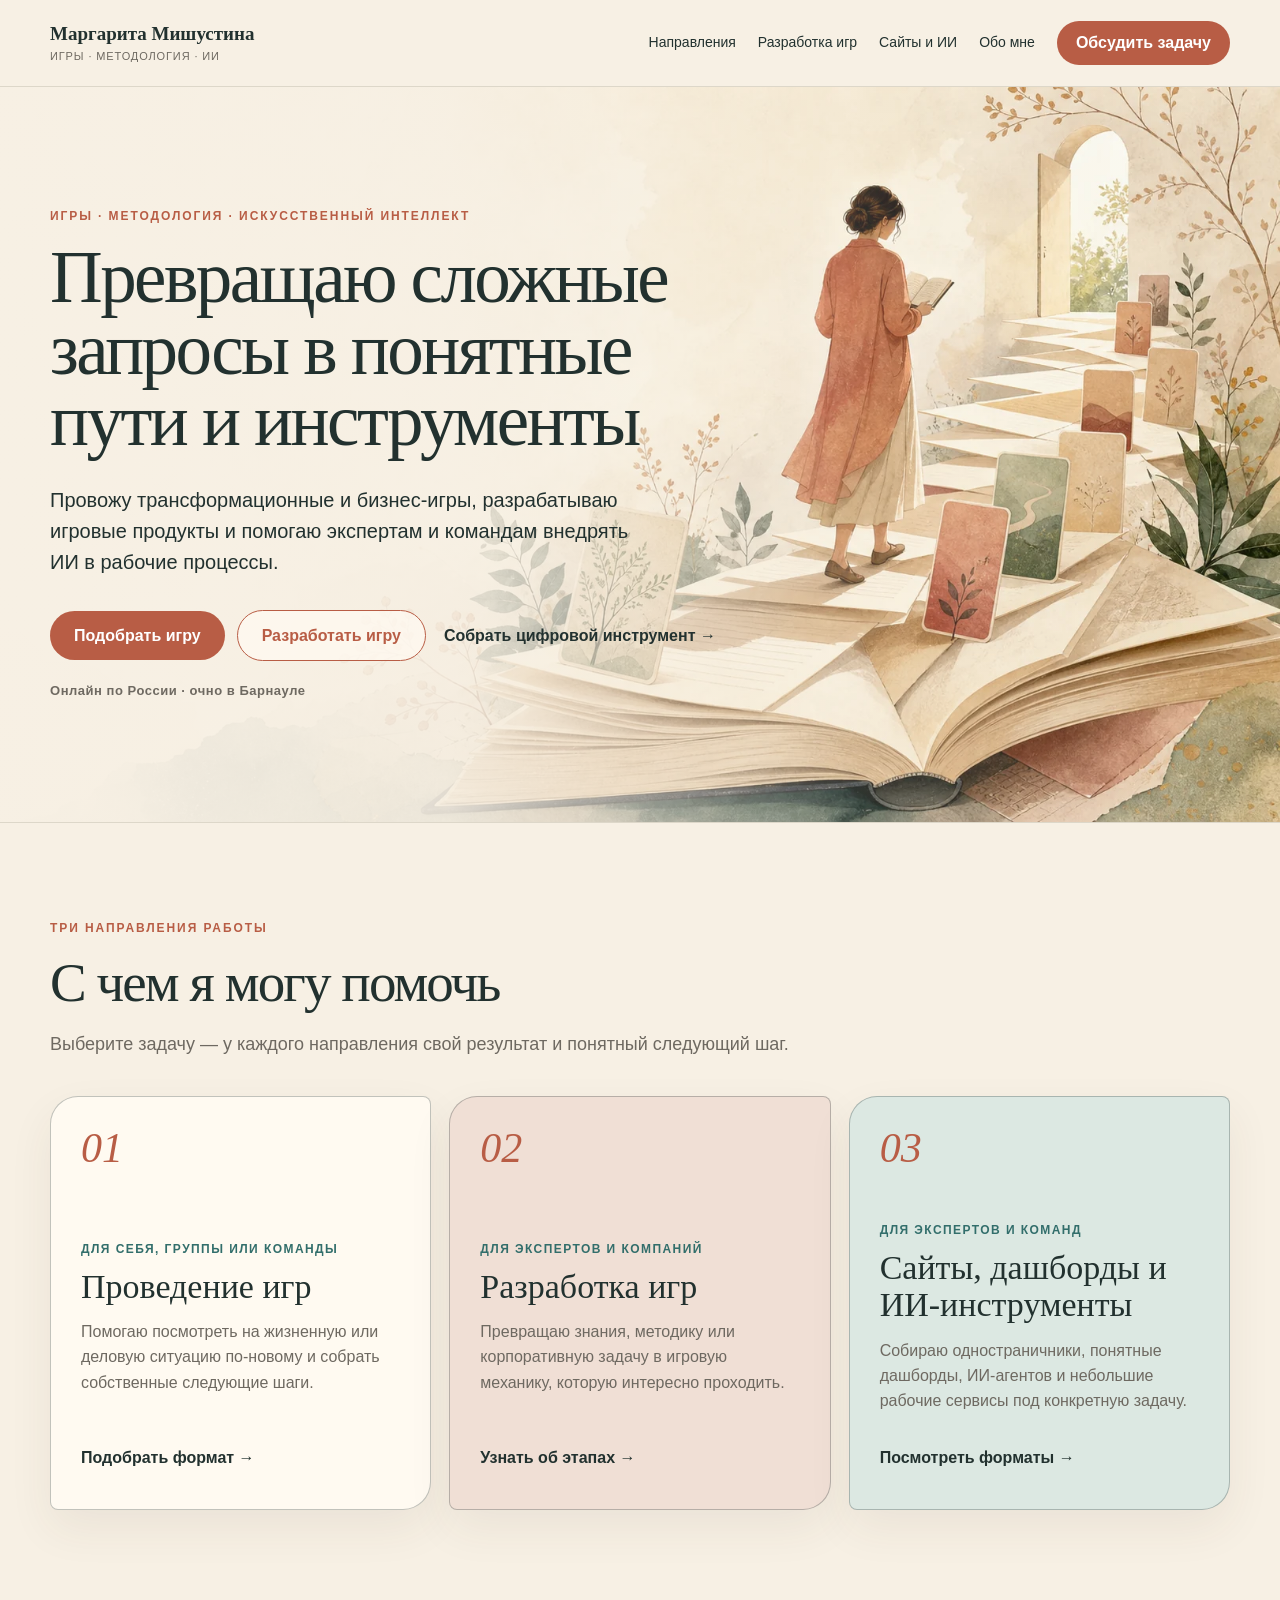
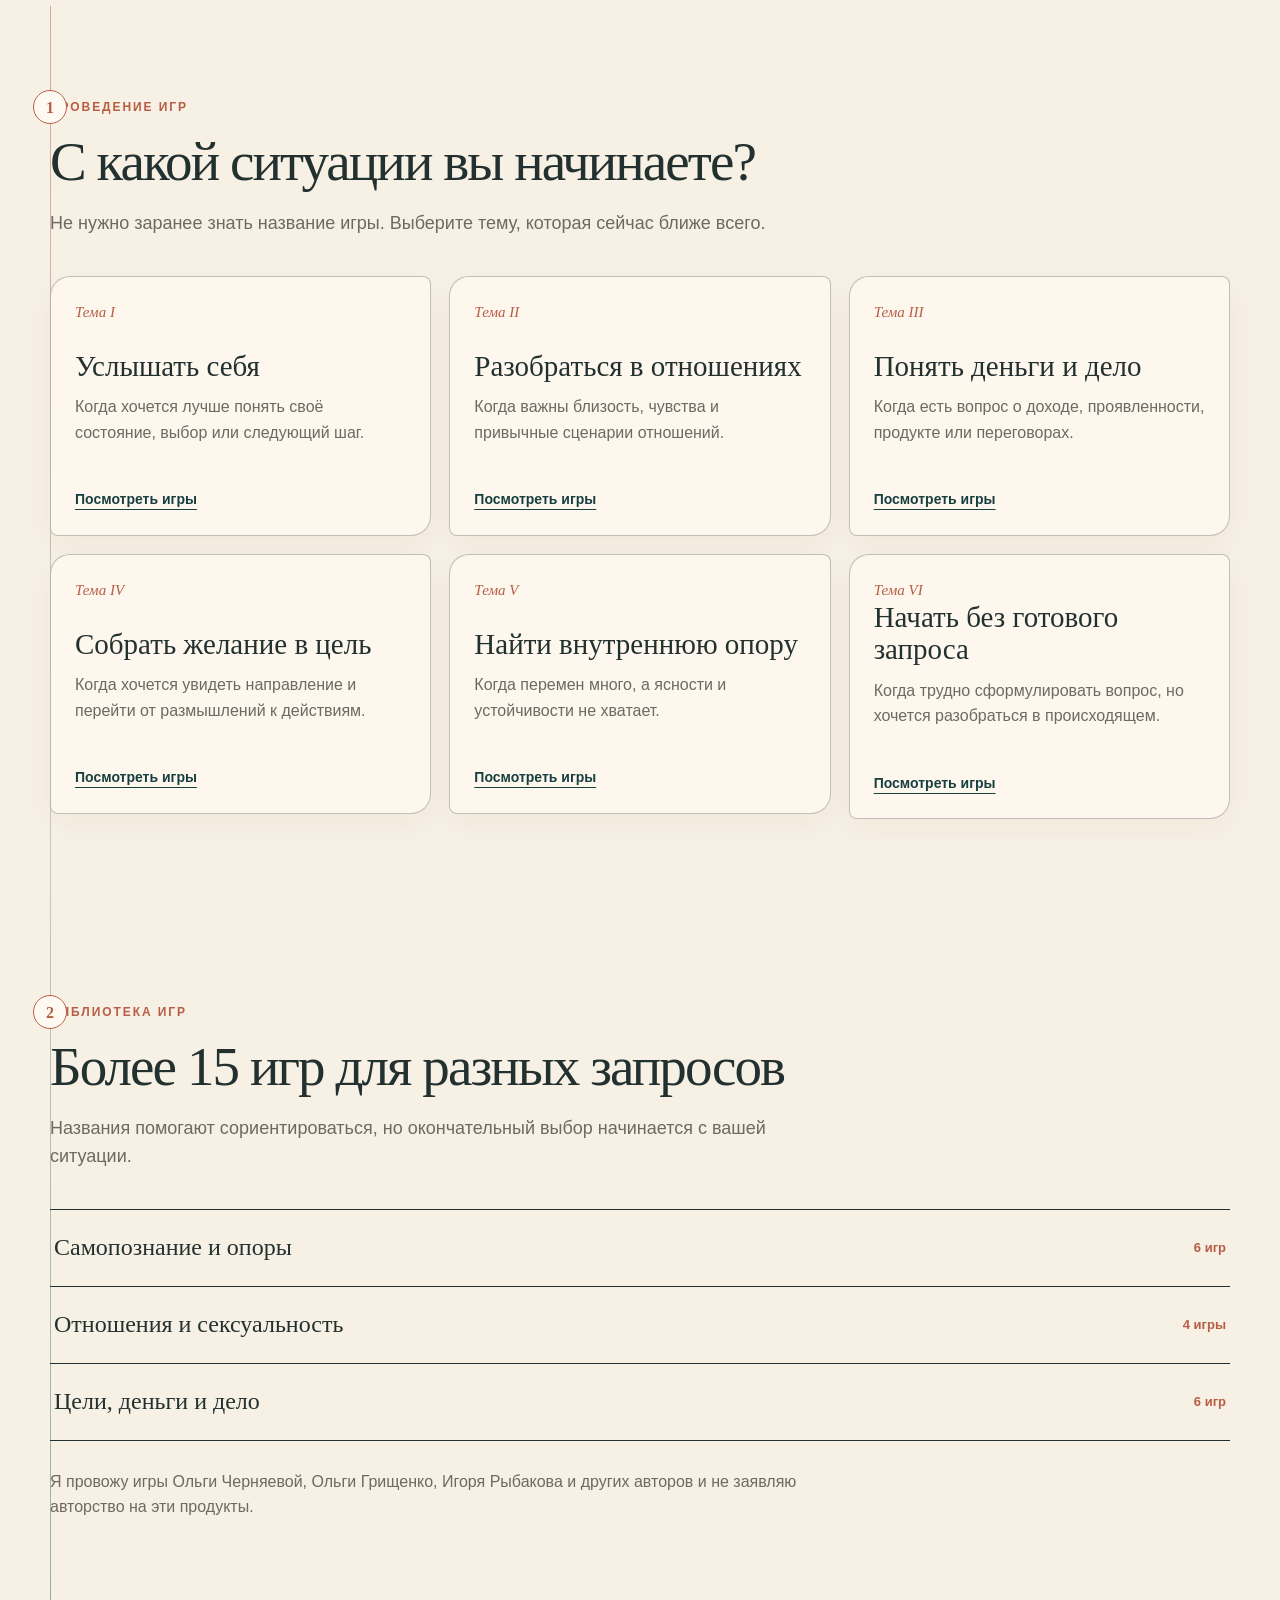
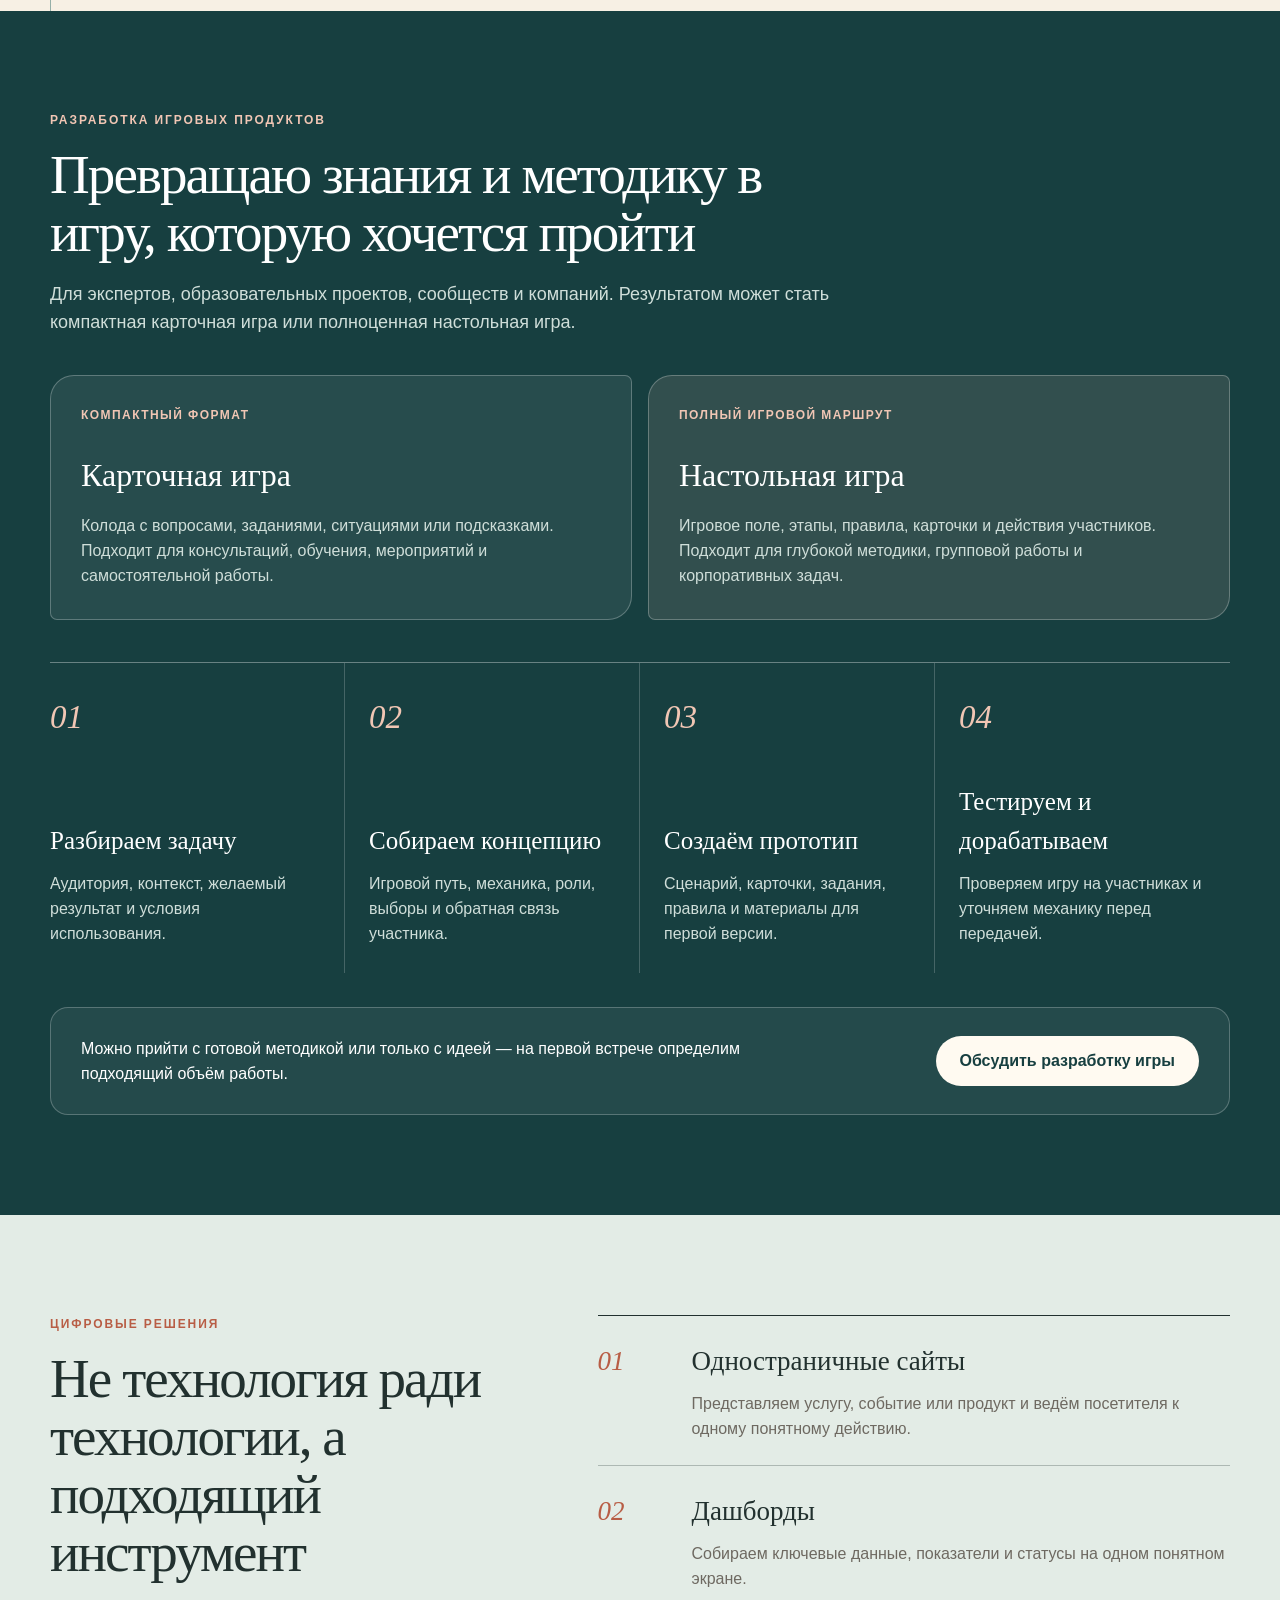
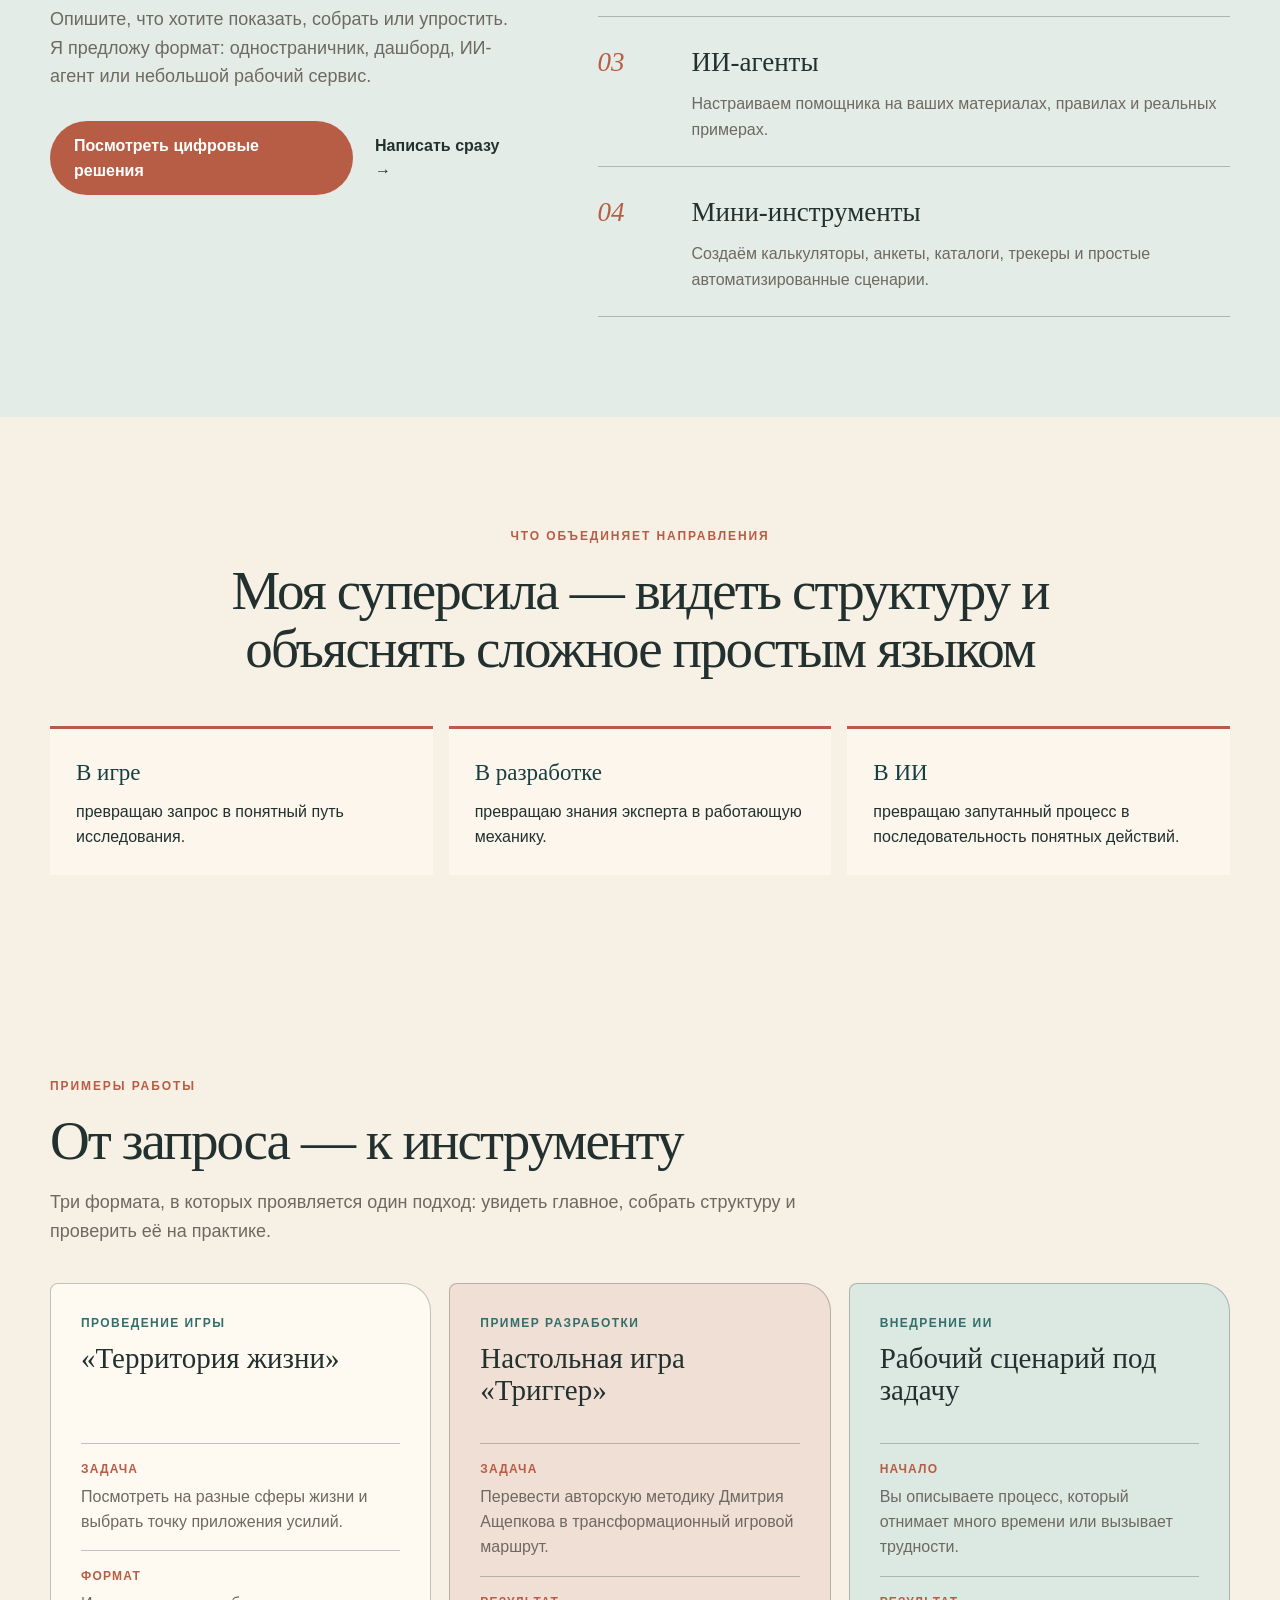
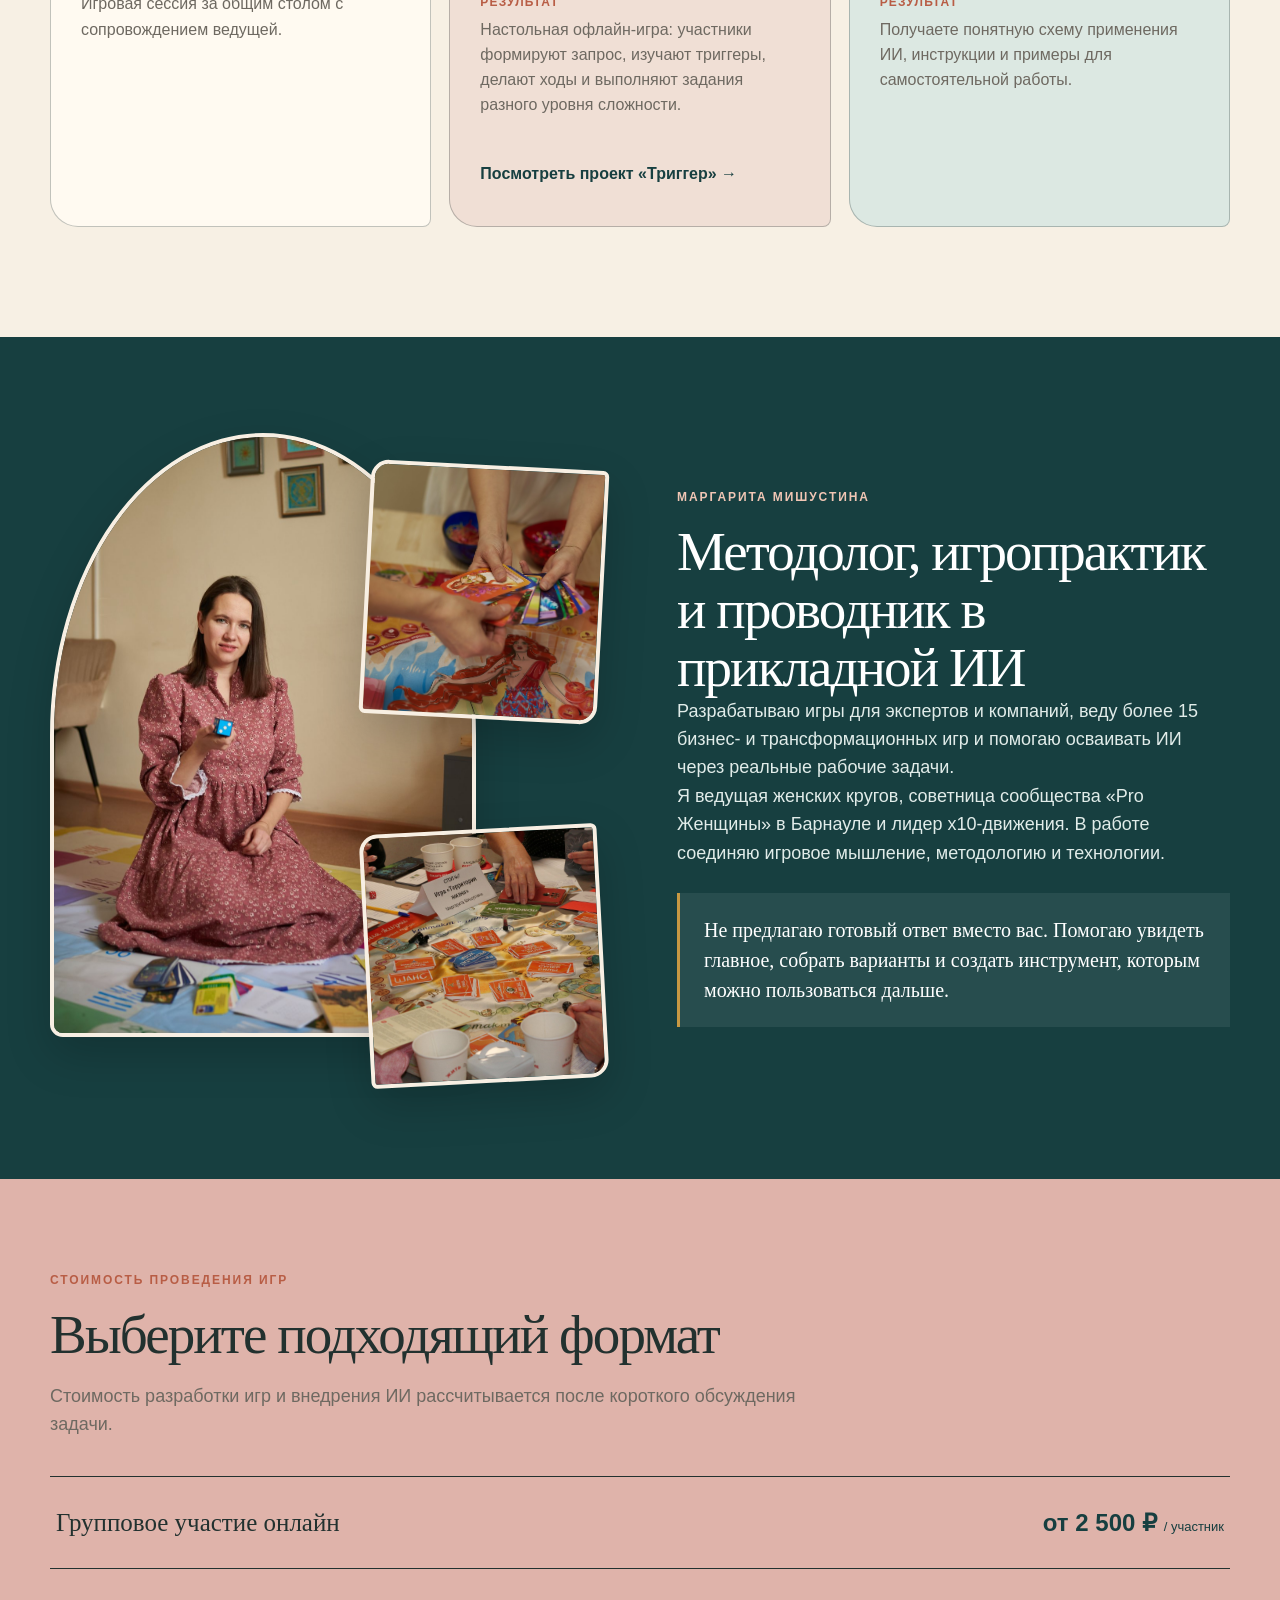
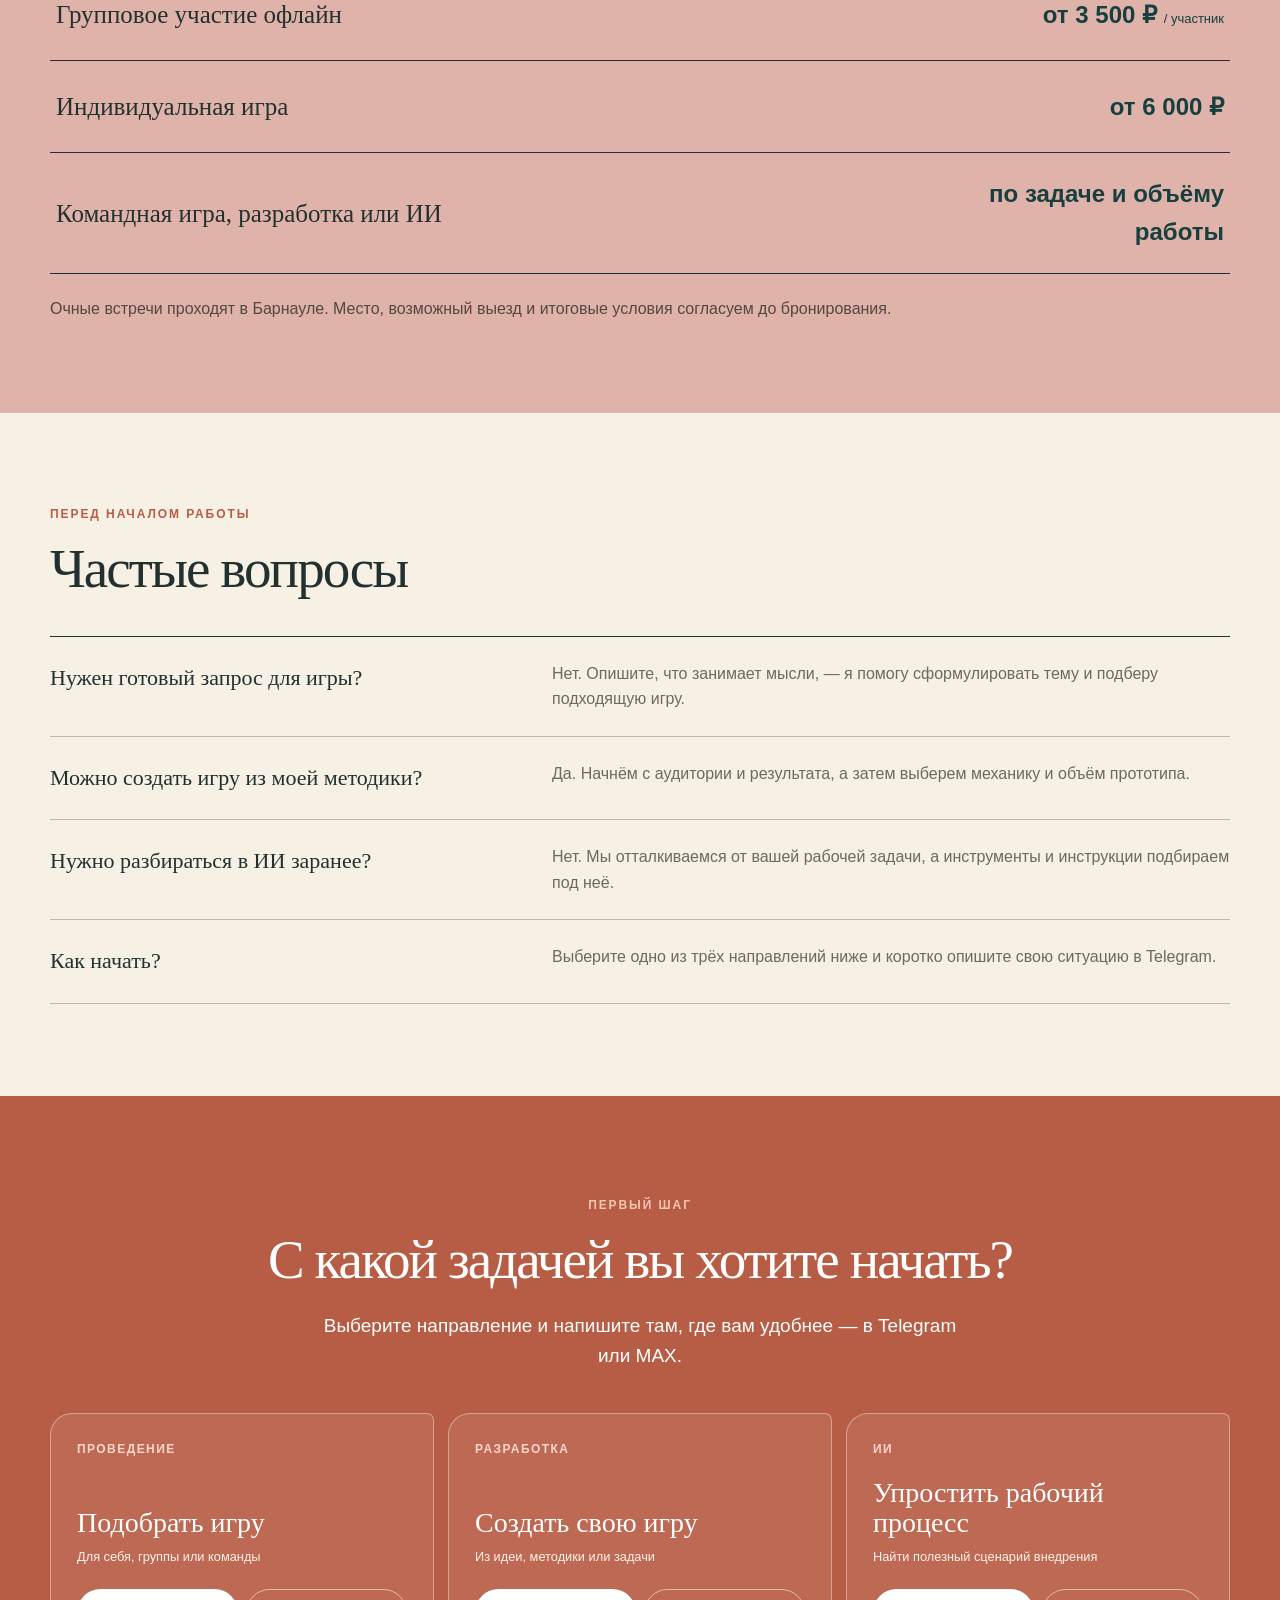
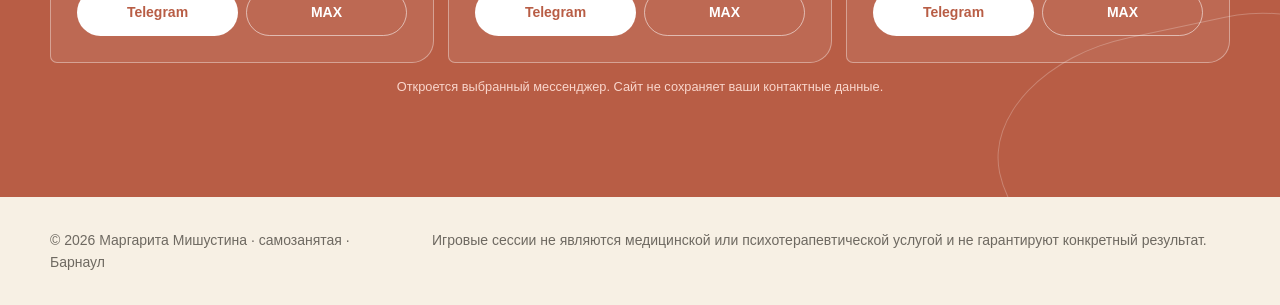
<file: index.html>
<!DOCTYPE html><html lang="ru"><head><meta charSet="utf-8"/><meta name="viewport" content="width=device-width, initial-scale=1"/><link rel="preload" as="image" href="/book-journey-hero.webp"/><link rel="preload" as="image" href="/margarita-host.jpg"/><link rel="preload" as="image" href="/game-cards.jpg"/><link rel="preload" as="image" href="/game-session.jpg"/><link rel="stylesheet" href="/assets/index-CQ7aU1Bn.css" data-rsc-css-href="/assets/index-CQ7aU1Bn.css" data-precedence="vite-rsc/importer-resources"/><link rel="modulepreload" href="/assets/layout-segment-context-BAoN6r5i.js" crossorigin=""/><link rel="modulepreload" href="/assets/rolldown-runtime-S-ySWqyJ.js" crossorigin=""/><link rel="modulepreload" href="/assets/index-BEd5rIsI.js" crossorigin=""/><link rel="modulepreload" href="/assets/framework-CXnKph_e.js" crossorigin=""/><link rel="modulepreload" href="/assets/page-DgRzdCki.js" crossorigin=""/><title>Маргарита Мишустина — проведение и разработка игр, внедрение ИИ</title><meta name="description" content="Проведение трансформационных и бизнес-игр, разработка игровых продуктов и прикладное внедрение ИИ. Онлайн по России и очно в Барнауле."/><meta property="og:title" content="Маргарита Мишустина — игры, методология и ИИ"/><meta property="og:description" content="Проведение и разработка игр, прикладное внедрение ИИ для экспертов и команд."/><meta property="og:url" content="https://margaritamishustina.ru/"/><meta property="og:type" content="website"/><meta property="og:locale" content="ru_RU"/><meta property="og:image" content="https://margaritamishustina.ru/og.png"/><meta property="og:image:width" content="1792"/><meta property="og:image:height" content="937"/><meta property="og:image:alt" content="Маргарита Мишустина — игры, методология и ИИ"/><meta name="twitter:card" content="summary_large_image"/><meta name="twitter:title" content="Маргарита Мишустина — игры, методология и ИИ"/><meta name="twitter:description" content="Проведение и разработка игр, прикладное внедрение ИИ для экспертов и команд."/><meta name="twitter:image" content="https://margaritamishustina.ru/og.png"/><link rel="canonical" href="https://margaritamishustina.ru/"/><script>self.__VINEXT_RSC_PARAMS__={}</script><script>self.__VINEXT_RSC_NAV__={"pathname":"/","searchParams":[]}</script><link rel="modulepreload" href="/assets/index-BEd5rIsI.js" />
<link rel="icon" href="/favicon.svg" type="image/svg+xml"/></head><body><header class="site-header"><a class="brand" href="#top" aria-label="На начало страницы">Маргарита Мишустина<span>игры · методология · ИИ</span></a><nav aria-label="Основная навигация"><a class="nav-link" href="#services">Направления</a><a class="nav-link" href="#game-development">Разработка игр</a><a class="nav-link" href="/ai-agent/">Сайты и ИИ</a><a class="nav-link" href="#about">Обо мне</a><a class="button button-small" href="#contact">Обсудить задачу</a></nav></header><main id="top"><section class="hero hero-business" aria-labelledby="hero-title"><img class="hero-illustration" src="/book-journey-hero.webp" alt="Открытая книга превращается в дорогу из страниц и игровых карт"/><div class="hero-copy page-shell"><div><p class="chapter-label">Игры · методология · искусственный интеллект</p><h1 id="hero-title">Превращаю сложные запросы в понятные пути и инструменты</h1><p class="hero-lead">Провожу трансформационные и бизнес-игры, разрабатываю игровые продукты и помогаю экспертам и командам внедрять ИИ в рабочие процессы.</p><div class="hero-actions hero-actions-three"><a class="button" href="#games">Подобрать игру</a><a class="button button-outline" href="#game-development">Разработать игру</a><a class="text-link" href="/ai-agent/">Собрать цифровой инструмент →</a></div><p class="hero-location">Онлайн по России · очно в Барнауле</p></div></div></section><section class="services page-shell" id="services" aria-labelledby="services-title"><div class="section-heading narrow"><p class="chapter-label">Три направления работы</p><h2 id="services-title">С чем я могу помочь</h2><p>Выберите задачу — у каждого направления свой результат и понятный следующий шаг.</p></div><div class="service-grid"><article class="service-card service-card-games"><span class="service-index">01</span><p class="small-title">Для себя, группы или команды</p><h3>Проведение игр</h3><p>Помогаю посмотреть на жизненную или деловую ситуацию по-новому и собрать собственные следующие шаги.</p><a class="text-link" href="#games">Подобрать формат →</a></article><article class="service-card service-card-development"><span class="service-index">02</span><p class="small-title">Для экспертов и компаний</p><h3>Разработка игр</h3><p>Превращаю знания, методику или корпоративную задачу в игровую механику, которую интересно проходить.</p><a class="text-link" href="#game-development">Узнать об этапах →</a></article><article class="service-card service-card-ai"><span class="service-index">03</span><p class="small-title">Для экспертов и команд</p><h3>Сайты, дашборды и ИИ-инструменты</h3><p>Собираю одностраничники, понятные дашборды, ИИ-агентов и небольшие рабочие сервисы под конкретную задачу.</p><a class="text-link" href="/ai-agent/">Посмотреть форматы →</a></article></div></section><div class="story-path"><section class="chapters page-shell story-section" id="games" aria-labelledby="chapters-title"><span class="path-mark" aria-hidden="true">1</span><div class="section-heading narrow"><p class="chapter-label">Проведение игр</p><h2 id="chapters-title">С какой ситуации вы начинаете?</h2><p>Не нужно заранее знать название игры. Выберите тему, которая сейчас ближе всего.</p></div><div class="chapter-grid" aria-label="Темы для выбора игры"><div class="chapter-item"><button class="chapter-card" type="button" aria-pressed="false"><span class="chapter-number">Тема <!-- -->I</span><strong>Услышать себя</strong><span>Когда хочется лучше понять своё состояние, выбор или следующий шаг.</span><span class="chapter-action">Посмотреть игры</span></button></div><div class="chapter-item"><button class="chapter-card" type="button" aria-pressed="false"><span class="chapter-number">Тема <!-- -->II</span><strong>Разобраться в отношениях</strong><span>Когда важны близость, чувства и привычные сценарии отношений.</span><span class="chapter-action">Посмотреть игры</span></button></div><div class="chapter-item"><button class="chapter-card" type="button" aria-pressed="false"><span class="chapter-number">Тема <!-- -->III</span><strong>Понять деньги и дело</strong><span>Когда есть вопрос о доходе, проявленности, продукте или переговорах.</span><span class="chapter-action">Посмотреть игры</span></button></div><div class="chapter-item"><button class="chapter-card" type="button" aria-pressed="false"><span class="chapter-number">Тема <!-- -->IV</span><strong>Собрать желание в цель</strong><span>Когда хочется увидеть направление и перейти от размышлений к действиям.</span><span class="chapter-action">Посмотреть игры</span></button></div><div class="chapter-item"><button class="chapter-card" type="button" aria-pressed="false"><span class="chapter-number">Тема <!-- -->V</span><strong>Найти внутреннюю опору</strong><span>Когда перемен много, а ясности и устойчивости не хватает.</span><span class="chapter-action">Посмотреть игры</span></button></div><div class="chapter-item"><button class="chapter-card" type="button" aria-pressed="false"><span class="chapter-number">Тема <!-- -->VI</span><strong>Начать без готового запроса</strong><span>Когда трудно сформулировать вопрос, но хочется разобраться в происходящем.</span><span class="chapter-action">Посмотреть игры</span></button></div></div></section><section class="repertoire page-shell story-section" aria-labelledby="repertoire-title"><span class="path-mark" aria-hidden="true">2</span><div class="section-heading narrow"><p class="chapter-label">Библиотека игр</p><h2 id="repertoire-title">Более 15 игр для разных запросов</h2><p>Названия помогают сориентироваться, но окончательный выбор начинается с вашей ситуации.</p></div><div class="accordion-list"><details><summary>Самопознание и опоры<span>6 игр</span></summary><ul><li>Лила Чакра — настольный и напольный формат</li><li>Территория жизни — онлайн и настольный формат</li><li>Подсказки Вселенной — настольный формат</li><li>Котики-пледики — настольный формат</li><li>Про себя — авторская игра</li><li>Ответ во мне — авторская игра</li></ul></details><details><summary>Отношения и сексуальность<span>4 игры</span></summary><ul><li>Пробуждение Афродиты — настольный формат</li><li>Сексуальность — энергия жизни — онлайн-формат</li><li>Похитители сердец — онлайн и настольный формат</li><li>Страшные сказки — онлайн и настольный формат</li></ul></details><details><summary>Цели, деньги и дело<span>6 игр</span></summary><ul><li>Карта желаний: сказочный метод — онлайн и настольный формат</li><li>Богатство рода — онлайн-формат</li><li>Территория денег — онлайн-формат</li><li>Фабрика впечатлений — онлайн и настольный формат</li><li>Предвкушение — онлайн и настольный формат</li><li>Игра на миллиард — настольный формат</li></ul></details></div><p class="authors-note">Я провожу игры Ольги Черняевой, Ольги Грищенко, Игоря Рыбакова и других авторов и не заявляю авторство на эти продукты.</p></section></div><section class="development-section story-section" id="game-development" aria-labelledby="development-title"><div class="page-shell"><div class="section-heading narrow"><p class="chapter-label light">Разработка игровых продуктов</p><h2 id="development-title">Превращаю знания и методику в игру, которую хочется пройти</h2><p>Для экспертов, образовательных проектов, сообществ и компаний. Результатом может стать компактная карточная игра или полноценная настольная игра.</p></div><div class="game-format-grid" aria-label="Варианты разработки игры"><article><p class="small-title">Компактный формат</p><h3>Карточная игра</h3><p>Колода с вопросами, заданиями, ситуациями или подсказками. Подходит для консультаций, обучения, мероприятий и самостоятельной работы.</p></article><article><p class="small-title">Полный игровой маршрут</p><h3>Настольная игра</h3><p>Игровое поле, этапы, правила, карточки и действия участников. Подходит для глубокой методики, групповой работы и корпоративных задач.</p></article></div><ol class="development-steps"><li><span>01</span><div><strong>Разбираем задачу</strong><p>Аудитория, контекст, желаемый результат и условия использования.</p></div></li><li><span>02</span><div><strong>Собираем концепцию</strong><p>Игровой путь, механика, роли, выборы и обратная связь участника.</p></div></li><li><span>03</span><div><strong>Создаём прототип</strong><p>Сценарий, карточки, задания, правила и материалы для первой версии.</p></div></li><li><span>04</span><div><strong>Тестируем и дорабатываем</strong><p>Проверяем игру на участниках и уточняем механику перед передачей.</p></div></li></ol><div class="development-cta"><p>Можно прийти с готовой методикой или только с идеей — на первой встрече определим подходящий объём работы.</p><a class="button button-light" href="#contact">Обсудить разработку игры</a></div></div></section><section class="ai-section story-section" id="ai" aria-labelledby="ai-title"><div class="ai-inner page-shell"><div class="ai-intro"><p class="chapter-label">Цифровые решения</p><h2 id="ai-title">Не технология ради технологии, а подходящий инструмент</h2><p>Опишите, что хотите показать, собрать или упростить. Я предложу формат: одностраничник, дашборд, ИИ-агент или небольшой рабочий сервис.</p><div class="hero-actions"><a class="button" href="/ai-agent/">Посмотреть цифровые решения</a><a class="text-link" href="#contact">Написать сразу →</a></div></div><div class="ai-capabilities" aria-label="Возможности внедрения ИИ"><article><span>01</span><div><h3>Одностраничные сайты</h3><p>Представляем услугу, событие или продукт и ведём посетителя к одному понятному действию.</p></div></article><article><span>02</span><div><h3>Дашборды</h3><p>Собираем ключевые данные, показатели и статусы на одном понятном экране.</p></div></article><article><span>03</span><div><h3>ИИ-агенты</h3><p>Настраиваем помощника на ваших материалах, правилах и реальных примерах.</p></div></article><article><span>04</span><div><h3>Мини-инструменты</h3><p>Создаём калькуляторы, анкеты, каталоги, трекеры и простые автоматизированные сценарии.</p></div></article></div></div></section><section class="method-bridge page-shell" aria-labelledby="method-title"><p class="chapter-label">Что объединяет направления</p><h2 id="method-title">Моя суперсила — видеть структуру и объяснять сложное простым языком</h2><div class="bridge-grid"><p><strong>В игре</strong> превращаю запрос в понятный путь исследования.</p><p><strong>В разработке</strong> превращаю знания эксперта в работающую механику.</p><p><strong>В ИИ</strong> превращаю запутанный процесс в последовательность понятных действий.</p></div></section><section class="cases page-shell" id="cases" aria-labelledby="cases-title"><div class="section-heading narrow"><p class="chapter-label">Примеры работы</p><h2 id="cases-title">От запроса — к инструменту</h2><p>Три формата, в которых проявляется один подход: увидеть главное, собрать структуру и проверить её на практике.</p></div><div class="case-grid"><article><p class="small-title">Проведение игры</p><h3>«Территория жизни»</h3><dl><div><dt>Задача</dt><dd>Посмотреть на разные сферы жизни и выбрать точку приложения усилий.</dd></div><div><dt>Формат</dt><dd>Игровая сессия за общим столом с сопровождением ведущей.</dd></div></dl></article><article><p class="small-title">Пример разработки</p><h3>Настольная игра «Триггер»</h3><dl><div><dt>Задача</dt><dd>Перевести авторскую методику Дмитрия Ащепкова в трансформационный игровой маршрут.</dd></div><div><dt>Результат</dt><dd>Настольная офлайн-игра: участники формируют запрос, изучают триггеры, делают ходы и выполняют задания разного уровня сложности.</dd></div></dl><a class="case-link" href="https://aschepkov.ru/trigger-game" target="_blank" rel="noreferrer">Посмотреть проект «Триггер» →</a></article><article><p class="small-title">Внедрение ИИ</p><h3>Рабочий сценарий под задачу</h3><dl><div><dt>Начало</dt><dd>Вы описываете процесс, который отнимает много времени или вызывает трудности.</dd></div><div><dt>Результат</dt><dd>Получаете понятную схему применения ИИ, инструкции и примеры для самостоятельной работы.</dd></div></dl></article></div></section><section class="about-section story-section" id="about" aria-labelledby="about-title"><div class="about-inner page-shell"><div class="photo-story" aria-label="Фотографии с игровых сессий"><figure class="photo-main"><img src="/margarita-host.jpg" alt="Маргарита Мишустина проводит настольную игру"/></figure><figure class="photo-note photo-note-top"><img src="/game-cards.jpg" alt="Выбор карты во время игровой сессии"/></figure><figure class="photo-note photo-note-bottom"><img src="/game-session.jpg" alt="Участники игры за общим столом"/></figure></div><div class="about-copy"><p class="chapter-label light">Маргарита Мишустина</p><h2 id="about-title">Методолог, игропрактик и проводник в прикладной ИИ</h2><p>Разрабатываю игры для экспертов и компаний, веду более 15 бизнес- и трансформационных игр и помогаю осваивать ИИ через реальные рабочие задачи.</p><p>Я ведущая женских кругов, советница сообщества «Pro Женщины» в Барнауле и лидер х10-движения. В работе соединяю игровое мышление, методологию и технологии.</p><p class="about-note">Не предлагаю готовый ответ вместо вас. Помогаю увидеть главное, собрать варианты и создать инструмент, которым можно пользоваться дальше.</p></div></div></section><section class="prices story-section" id="prices" aria-labelledby="prices-title"><div class="page-shell"><div class="section-heading narrow"><p class="chapter-label">Стоимость проведения игр</p><h2 id="prices-title">Выберите подходящий формат</h2><p>Стоимость разработки игр и внедрения ИИ рассчитывается после короткого обсуждения задачи.</p></div><div class="price-table"><div class="price-row"><span>Групповое участие онлайн</span><strong>от 2 500 ₽ <small>/ участник</small></strong></div><div class="price-row"><span>Групповое участие офлайн</span><strong>от 3 500 ₽ <small>/ участник</small></strong></div><div class="price-row"><span>Индивидуальная игра</span><strong>от 6 000 ₽</strong></div><div class="price-row price-row-business"><span>Командная игра, разработка или ИИ</span><strong>по задаче и объёму работы</strong></div></div><p class="price-note">Очные встречи проходят в Барнауле. Место, возможный выезд и итоговые условия согласуем до бронирования.</p></div></section><section class="faq page-shell story-section" aria-labelledby="faq-title"><div class="section-heading narrow"><p class="chapter-label">Перед началом работы</p><h2 id="faq-title">Частые вопросы</h2></div><div class="faq-list"><div><strong>Нужен готовый запрос для игры?</strong><p>Нет. Опишите, что занимает мысли, — я помогу сформулировать тему и подберу подходящую игру.</p></div><div><strong>Можно создать игру из моей методики?</strong><p>Да. Начнём с аудитории и результата, а затем выберем механику и объём прототипа.</p></div><div><strong>Нужно разбираться в ИИ заранее?</strong><p>Нет. Мы отталкиваемся от вашей рабочей задачи, а инструменты и инструкции подбираем под неё.</p></div><div><strong>Как начать?</strong><p>Выберите одно из трёх направлений ниже и коротко опишите свою ситуацию в Telegram.</p></div></div></section><section class="contact-section" id="contact" aria-labelledby="contact-title"><div class="page-shell contact-inner contact-wide"><p class="chapter-label light">Первый шаг</p><h2 id="contact-title">С какой задачей вы хотите начать?</h2><p>Выберите направление и напишите там, где вам удобнее — в Telegram или MAX.</p><div class="contact-routes"><article><span>Проведение</span><strong>Подобрать игру</strong><small>Для себя, группы или команды</small><div class="contact-actions"><a href="https://t.me/margomishustina?text=Хочу%20подобрать%20игру.%20Сейчас%20меня%20волнует…" target="_blank" rel="noreferrer">Telegram</a><a href="https://max.ru/u/f9LHodD0cOJ58w_miyVyxqNpqsaRyYkkDJzzNxGYWLPPNpNHyA_haYvDagc" target="_blank" rel="noreferrer">MAX</a></div></article><article><span>Разработка</span><strong>Создать свою игру</strong><small>Из идеи, методики или задачи</small><div class="contact-actions"><a href="https://t.me/margomishustina?text=Хочу%20обсудить%20разработку%20игры.%20Моя%20тема…" target="_blank" rel="noreferrer">Telegram</a><a href="https://max.ru/u/f9LHodD0cOJ58w_miyVyxqNpqsaRyYkkDJzzNxGYWLPPNpNHyA_haYvDagc" target="_blank" rel="noreferrer">MAX</a></div></article><article><span>ИИ</span><strong>Упростить рабочий процесс</strong><small>Найти полезный сценарий внедрения</small><div class="contact-actions"><a href="https://t.me/margomishustina?text=Хочу%20понять,%20где%20мне%20поможет%20ИИ.%20Сейчас%20много%20времени%20уходит%20на…" target="_blank" rel="noreferrer">Telegram</a><a href="https://max.ru/u/f9LHodD0cOJ58w_miyVyxqNpqsaRyYkkDJzzNxGYWLPPNpNHyA_haYvDagc" target="_blank" rel="noreferrer">MAX</a></div></article></div><small>Откроется выбранный мессенджер. Сайт не сохраняет ваши контактные данные.</small></div></section></main><footer class="site-footer page-shell"><p>© 2026 Маргарита Мишустина · самозанятая · Барнаул</p><p>Игровые сессии не являются медицинской или психотерапевтической услугой и не гарантируют конкретный результат.</p></footer><script src="/section-navigation.js" defer=""></script><script id="_R_">import("/assets/index-BEd5rIsI.js")</script></body></html><script>self.__VINEXT_RSC_CHUNKS__=self.__VINEXT_RSC_CHUNKS__||[];self.__VINEXT_RSC_CHUNKS__.push("2:I[\"491d67a9792c\",[],\"Children\",1]\n3:I[\"cfee43ca1bc7\",[],\"LayoutSegmentProvider\",1]\n4:I[\"491d67a9792c\",[],\"Slot\",1]\n5:I[\"5b777958e3fd\",[],\"RedirectBoundary\",1]\n:HL[\"/assets/index-CQ7aU1Bn.css\",\"style\"]\n")</script><script>self.__VINEXT_RSC_CHUNKS__=self.__VINEXT_RSC_CHUNKS__||[];self.__VINEXT_RSC_CHUNKS__.push("0:{\"__route\":\"route:/\",\"__interceptionContext\":null,\"__layoutIds\":[\"layout:/\"],\"__rootLayout\":\"/\",\"page:/\":\"$L1\",\"layout:/\":[[[[\"$\",\"link\",\"css:/assets/index-CQ7aU1Bn.css\",{\"rel\":\"stylesheet\",\"precedence\":\"vite-rsc/importer-resources\",\"href\":\"/assets/index-CQ7aU1Bn.css\",\"data-rsc-css-href\":\"/assets/index-CQ7aU1Bn.css\"}],\"$undefined\"],[\"$\",\"html\",null,{\"lang\":\"ru\",\"children\":[\"$\",\"body\",null,{\"children\":[[\"$\",\"$L2\",null,{}],[\"$\",\"script\",null,{\"src\":\"/section-navigation.js\",\"defer\":true}]]}]}]],null],\"route:/\":[[[\"$\",\"meta\",null,{\"charSet\":\"utf-8\"}],[[\"$\",\"title\",\"0\",{\"children\":\"Маргарита Мишустина — проведение и разработка игр, внедрение ИИ\"}],[\"$\",\"meta\",\"1\",{\"name\":\"description\",\"content\":\"Проведение трансформационных и бизнес-игр, разработка игровых продуктов и прикладное внедрение ИИ. Онлайн по России и очно в Барнауле.\"}],[\"$\",\"meta\",\"2\",{\"property\":\"og:title\",\"content\":\"Маргарита Мишустина — игры, методология и ИИ\"}],[\"$\",\"meta\",\"3\",{\"property\":\"og:description\",\"content\":\"Проведение и разработка игр, прикладное внедрение ИИ для экспертов и команд.\"}],[\"$\",\"meta\",\"4\",{\"property\":\"og:url\",\"content\":\"https://margaritamishustina.ru/\"}],[\"$\",\"meta\",\"5\",{\"property\":\"og:type\",\"content\":\"website\"}],[\"$\",\"meta\",\"6\",{\"property\":\"og:locale\",\"content\":\"ru_RU\"}],[\"$\",\"meta\",\"7\",{\"property\":\"og:image\",\"content\":\"https://margaritamishustina.ru/og.png\"}],[\"$\",\"meta\",\"8\",{\"property\":\"og:image:width\",\"content\":\"1792\"}],[\"$\",\"meta\",\"9\",{\"property\":\"og:image:height\",\"content\":\"937\"}],[\"$\",\"meta\",\"10\",{\"property\":\"og:image:alt\",\"content\":\"Маргарита Мишустина — игры, методология и ИИ\"}],[\"$\",\"meta\",\"11\",{\"name\":\"twitter:card\",\"content\":\"summary_large_image\"}],[\"$\",\"meta\",\"12\",{\"name\":\"twitter:title\",\"content\":\"Маргарита Мишустина — игры, методология и ИИ\"}],[\"$\",\"meta\",\"13\",{\"name\":\"twitter:description\",\"content\":\"Проведение и разработка игр, прикладное внедрение ИИ для экспертов и команд.\"}],[\"$\",\"meta\",\"14\",{\"name\":\"twitter:image\",\"content\":\"https://margaritamishustina.ru/og.png\"}],[\"$\",\"link\",\"15\",{\"rel\":\"canonical\",\"href\":\"https://margaritamishustina.ru/\"}]],[[\"$\",\"meta\",\"0\",{\"name\":\"viewport\",\"content\":\"width=device-width, initial-scale=1\"}]]],[\"$\",\"$L3\",null,{\"segmentMap\":{\"children\":[]},\"children\":[\"$\",\"$L4\",null,{\"id\":\"layout:/\",\"parallelSlots\":\"$undefined\",\"children\":[\"$\",\"$L5\",null,{\"children\":[\"$\",\"$L3\",null,{\"segmentMap\":{\"children\":[]},\"children\":[\"$\",\"$L4\",null,{\"id\":\"page:/\"}]}]}]}]}]],\"__layoutFlags\":{\"layout:/\":\"s\"},\"__artifactCompatibility\":{\"schemaVersion\":1,\"graphVersion\":\"app-route-graph:4uhn5s1wvoptc\",\"deploymentVersion\":\"048b73ea-7504-41f6-863a-eb99ca8c36f2\",\"appElementsSchemaVersion\":1,\"rscPayloadSchemaVersion\":1,\"rootBoundaryId\":\"/\",\"renderEpoch\":null}}\n")</script><script>self.__VINEXT_RSC_CHUNKS__=self.__VINEXT_RSC_CHUNKS__||[];self.__VINEXT_RSC_CHUNKS__.push("6:I[\"6efdf509a785\",[],\"default\",1]\n1:[\"$\",\"$L6\",null,{\"params\":\"$@7\",\"searchParams\":\"$@8\"}]\n")</script><script>self.__VINEXT_RSC_CHUNKS__=self.__VINEXT_RSC_CHUNKS__||[];self.__VINEXT_RSC_CHUNKS__.push("7:{}\n8:{}\n")</script><script>self.__VINEXT_RSC_DONE__=true</script>
</file>
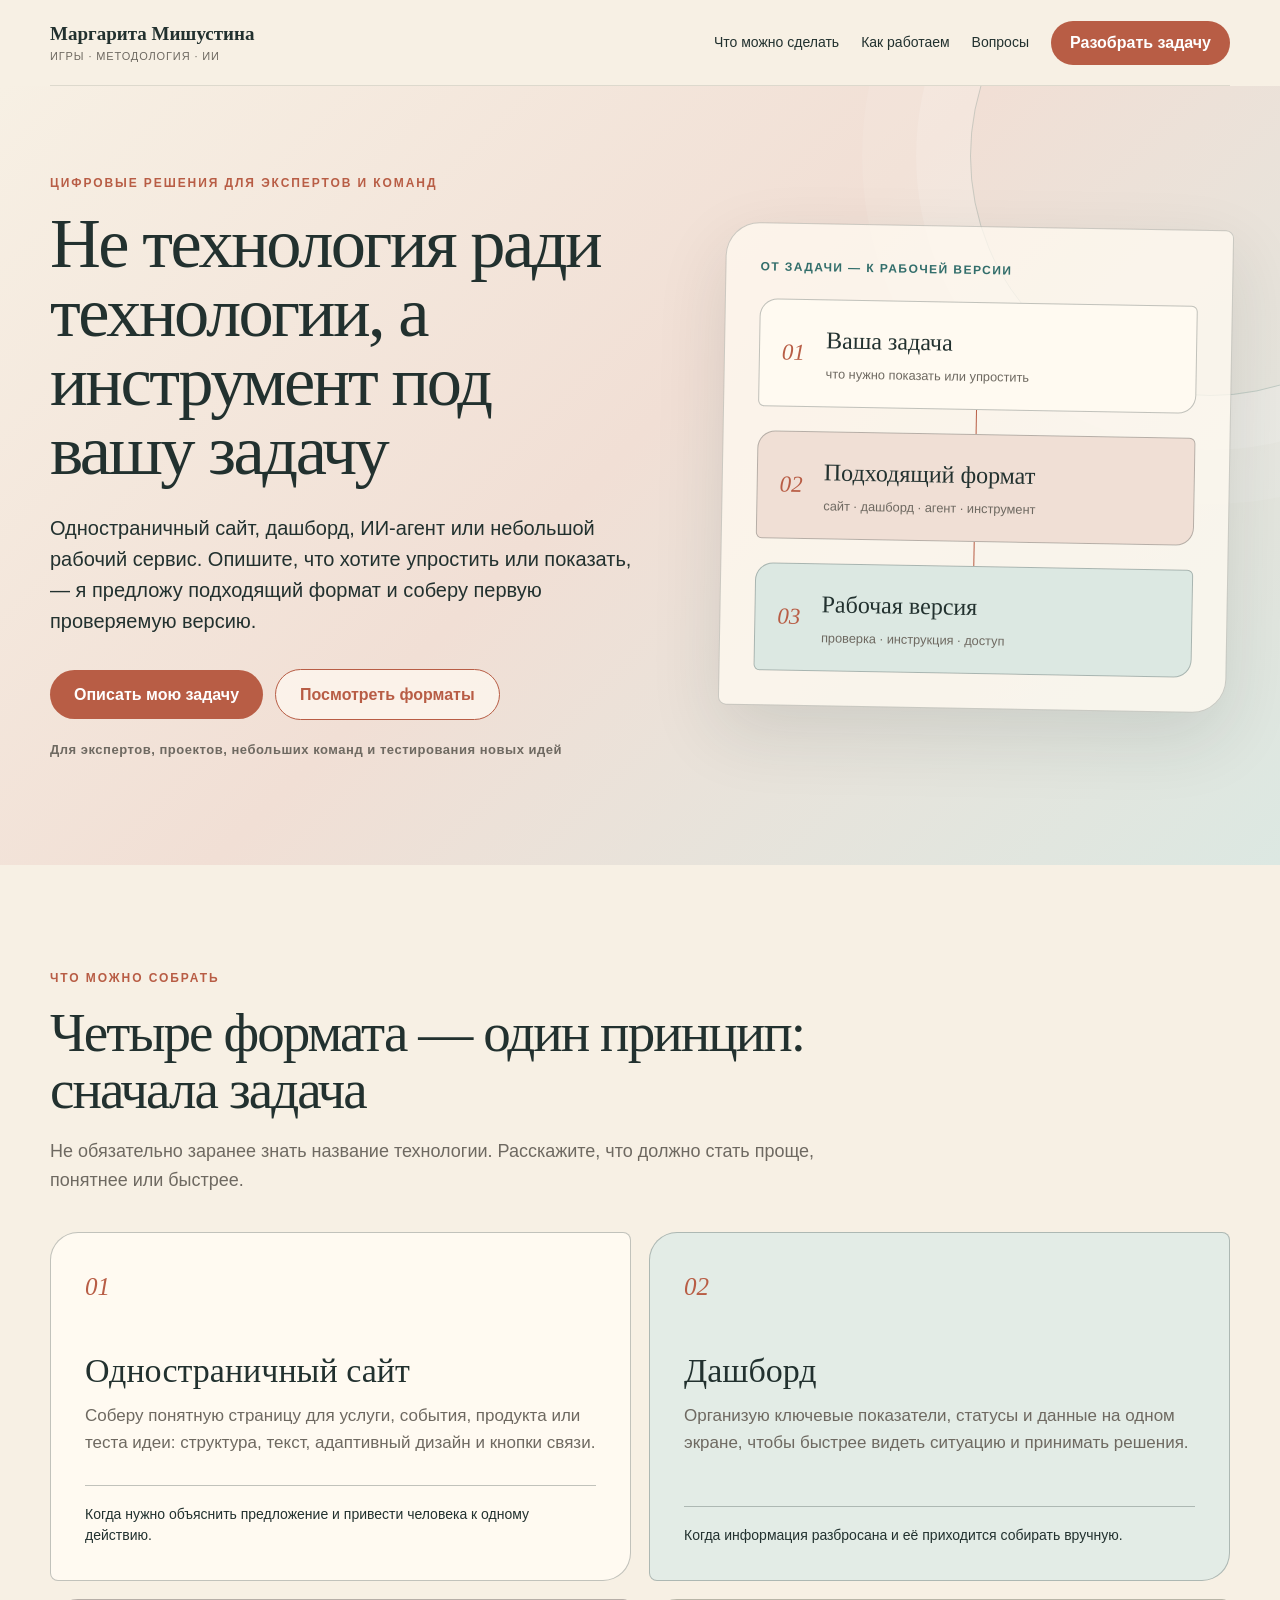
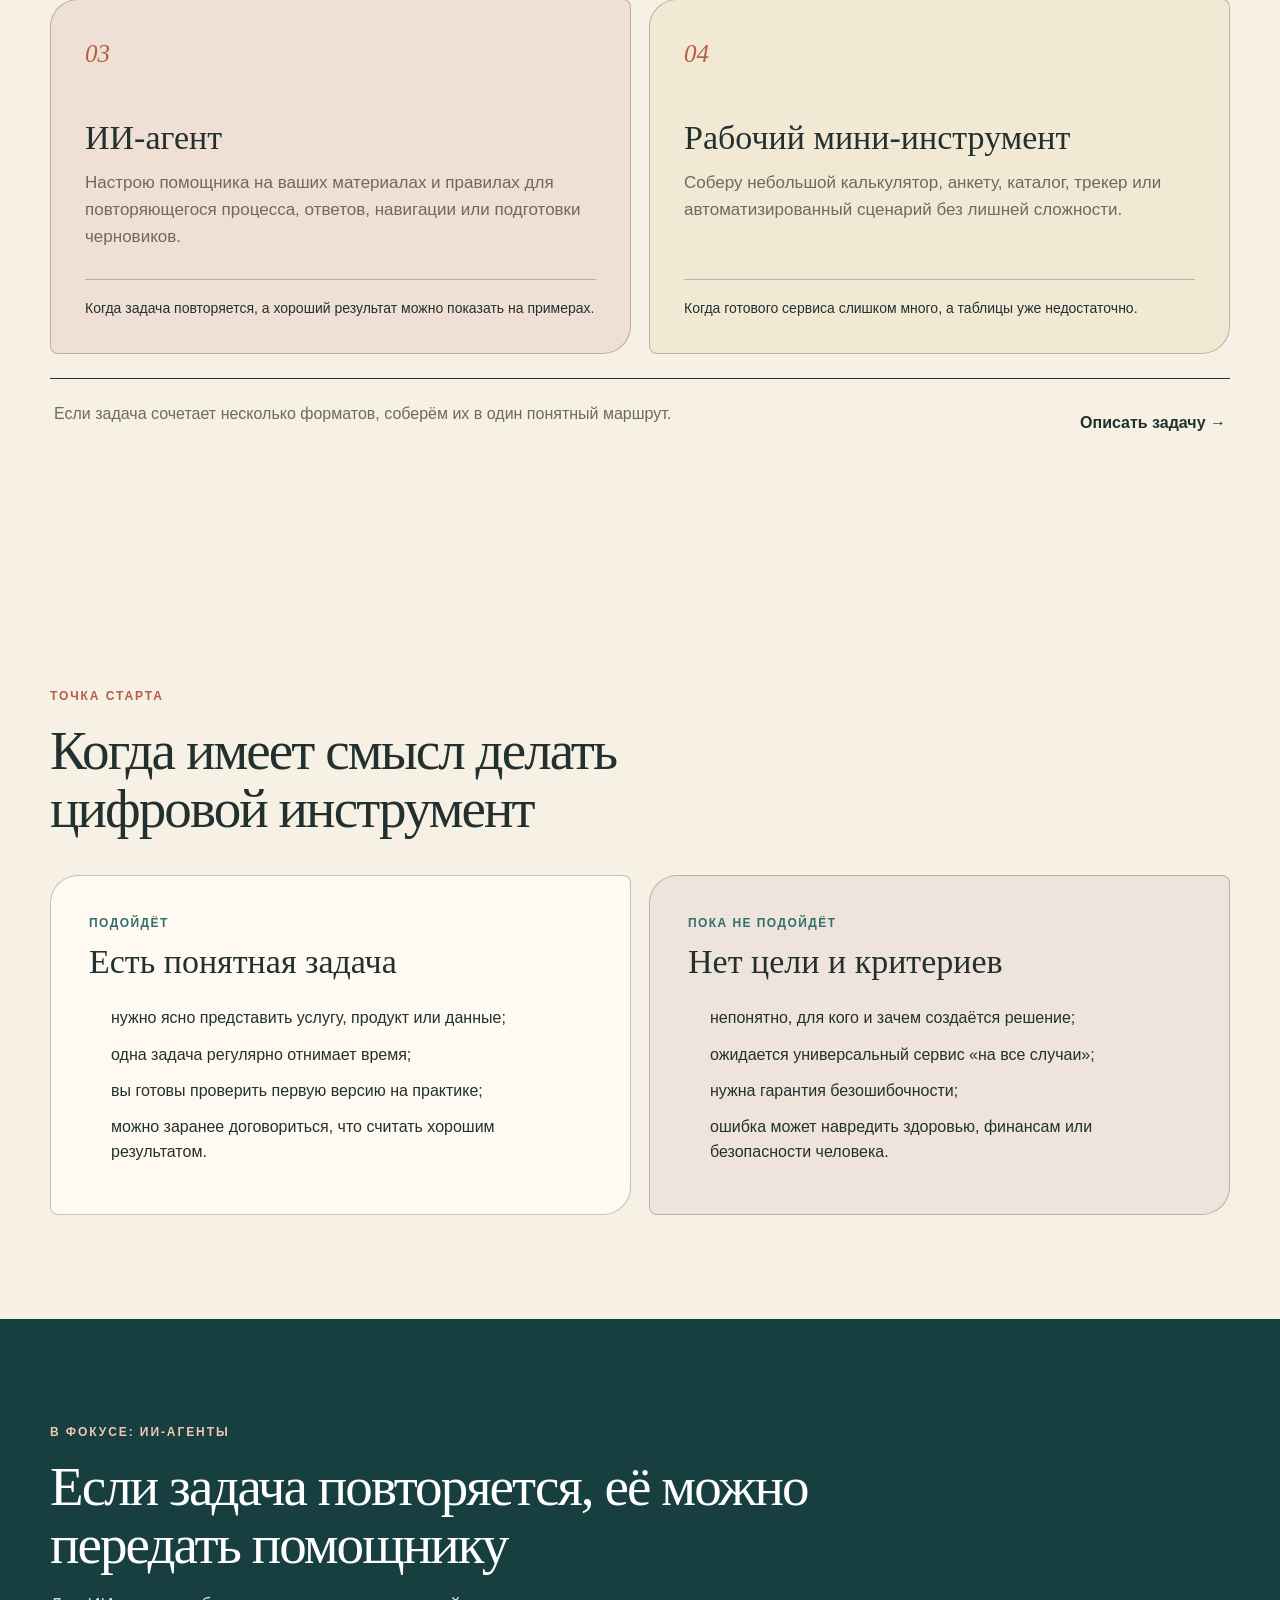
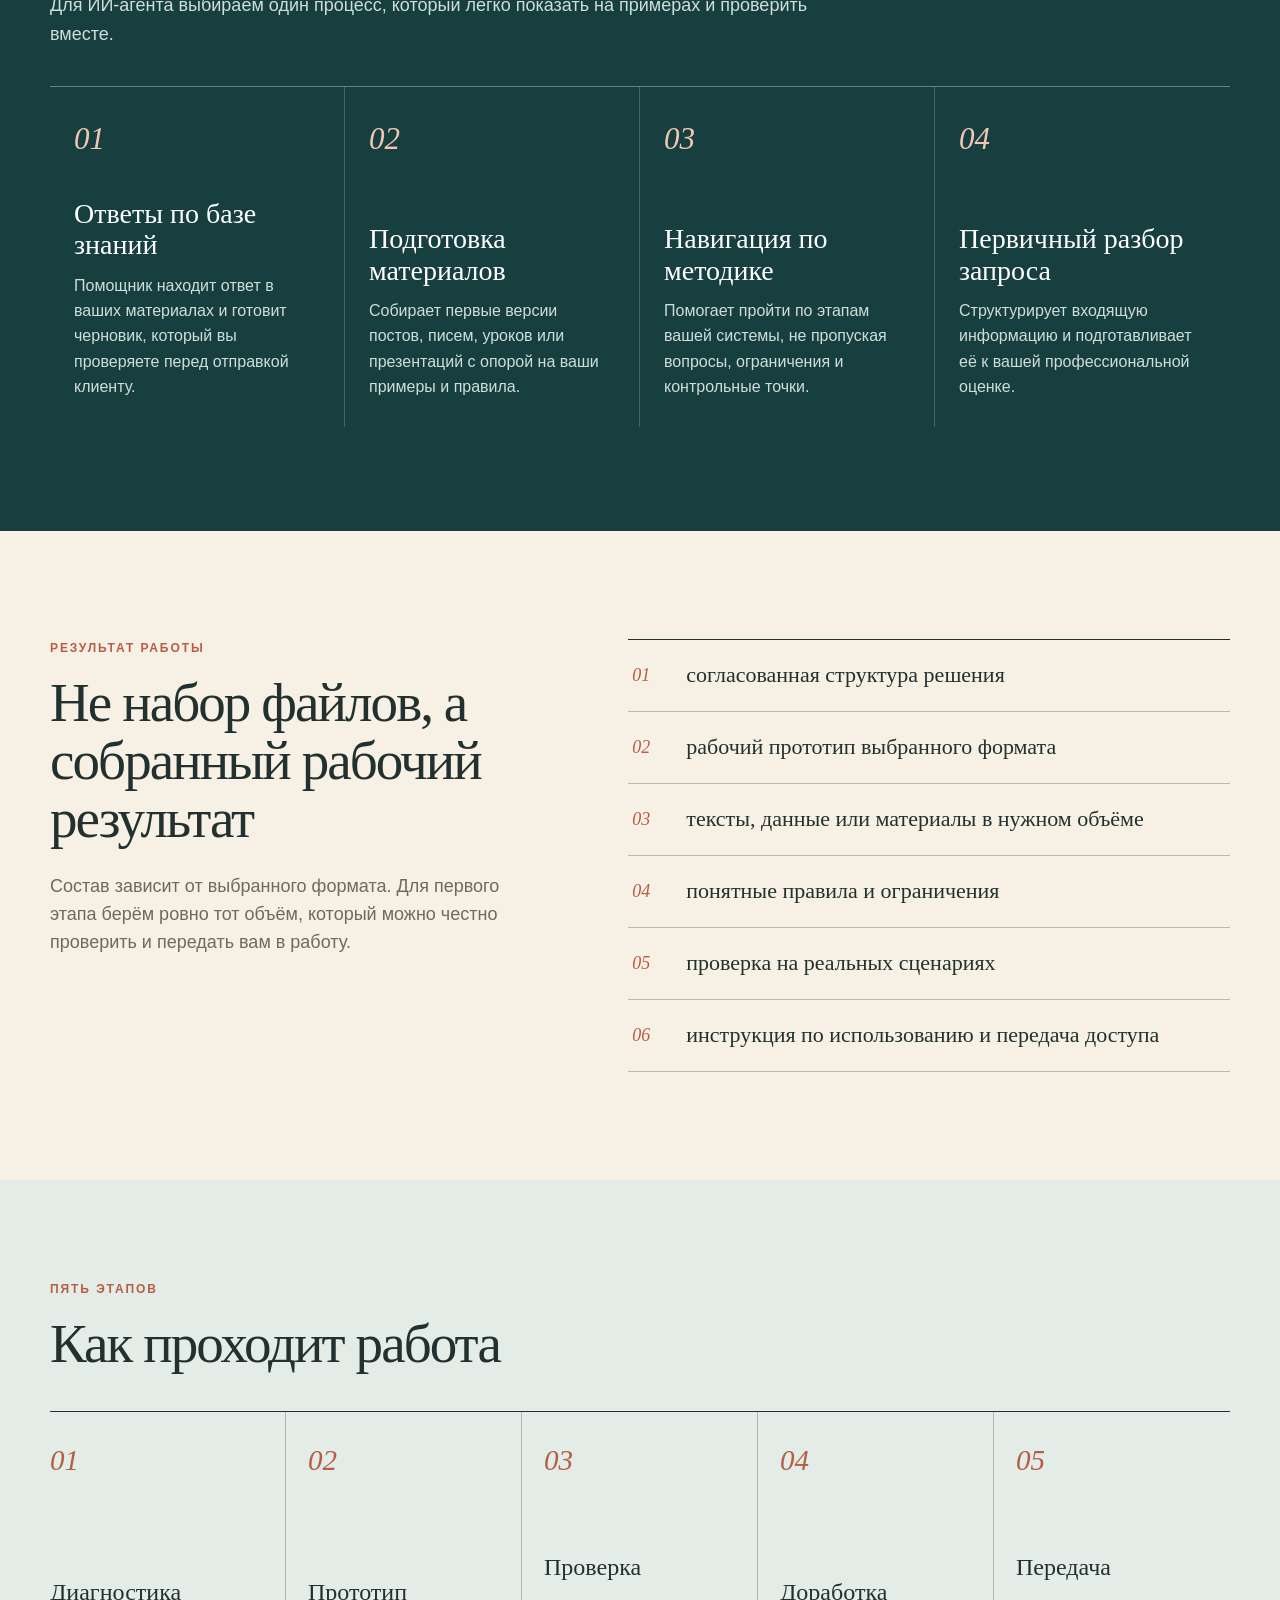
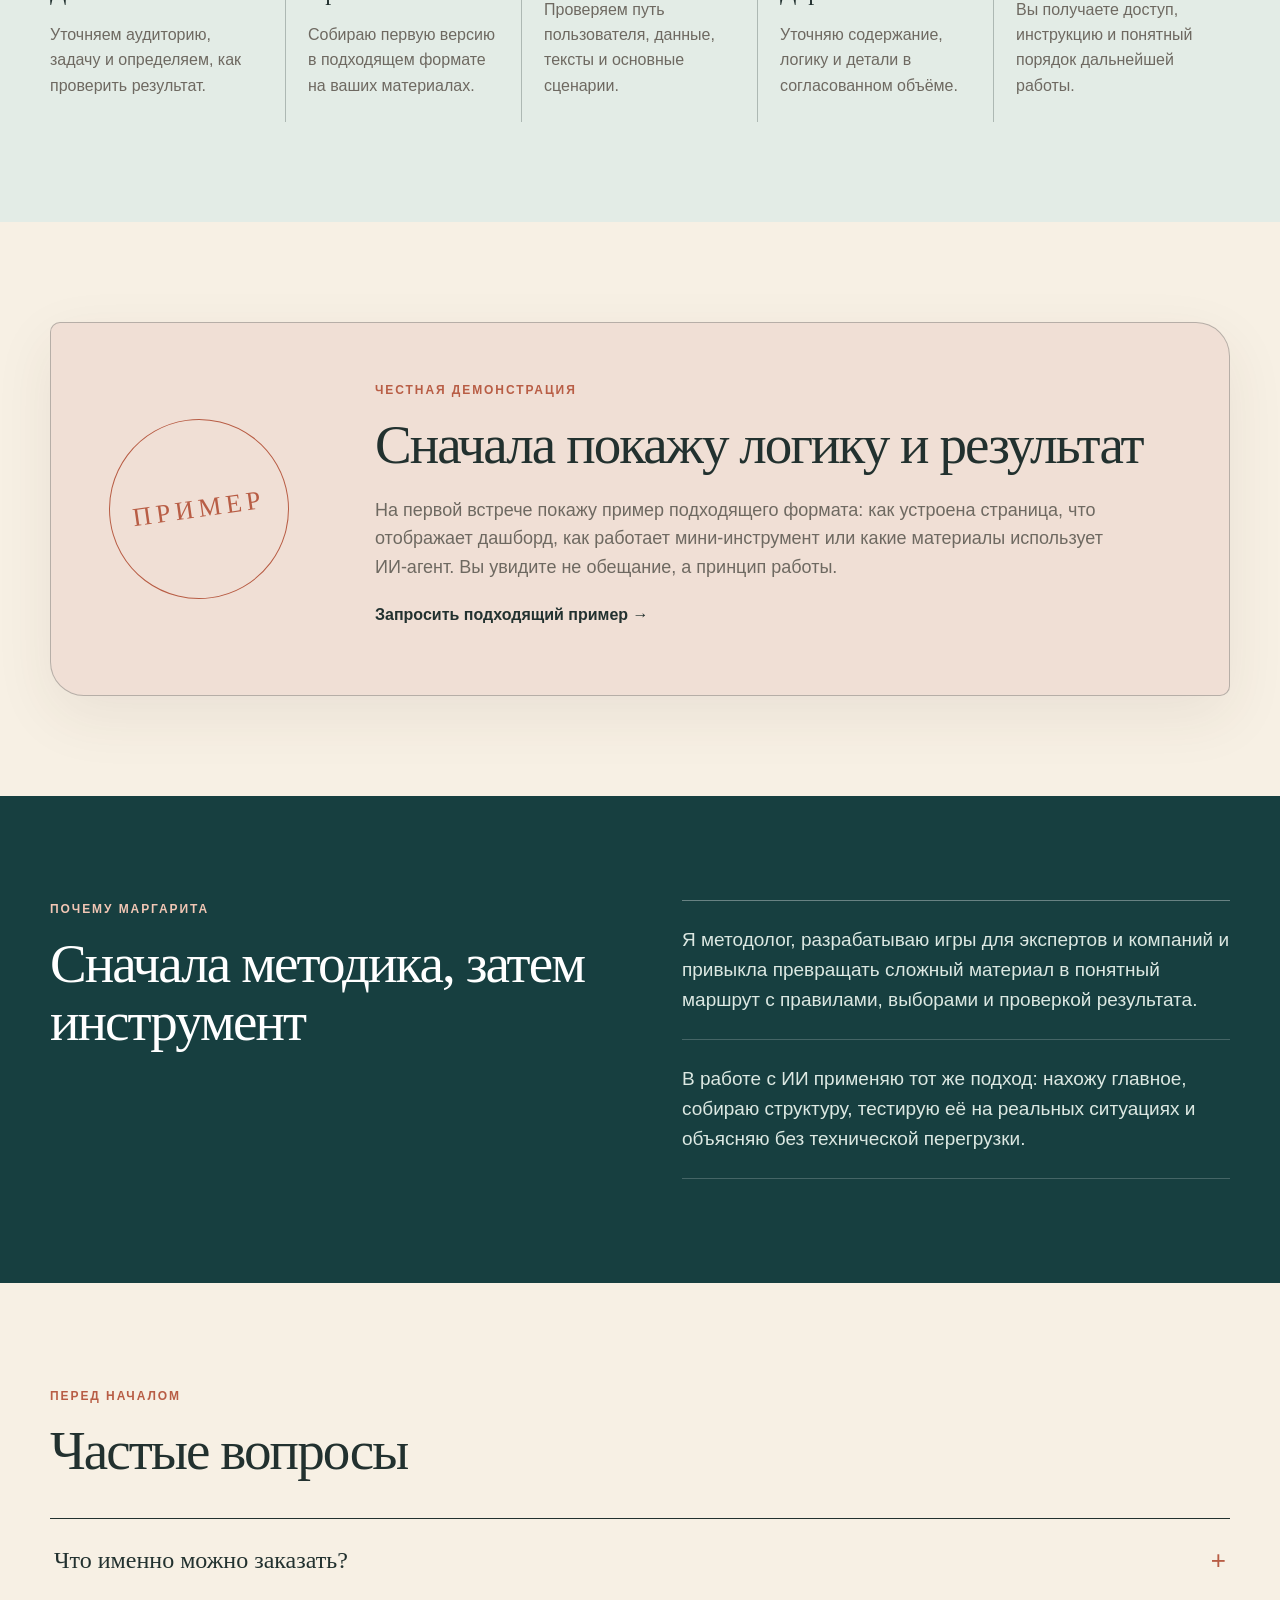
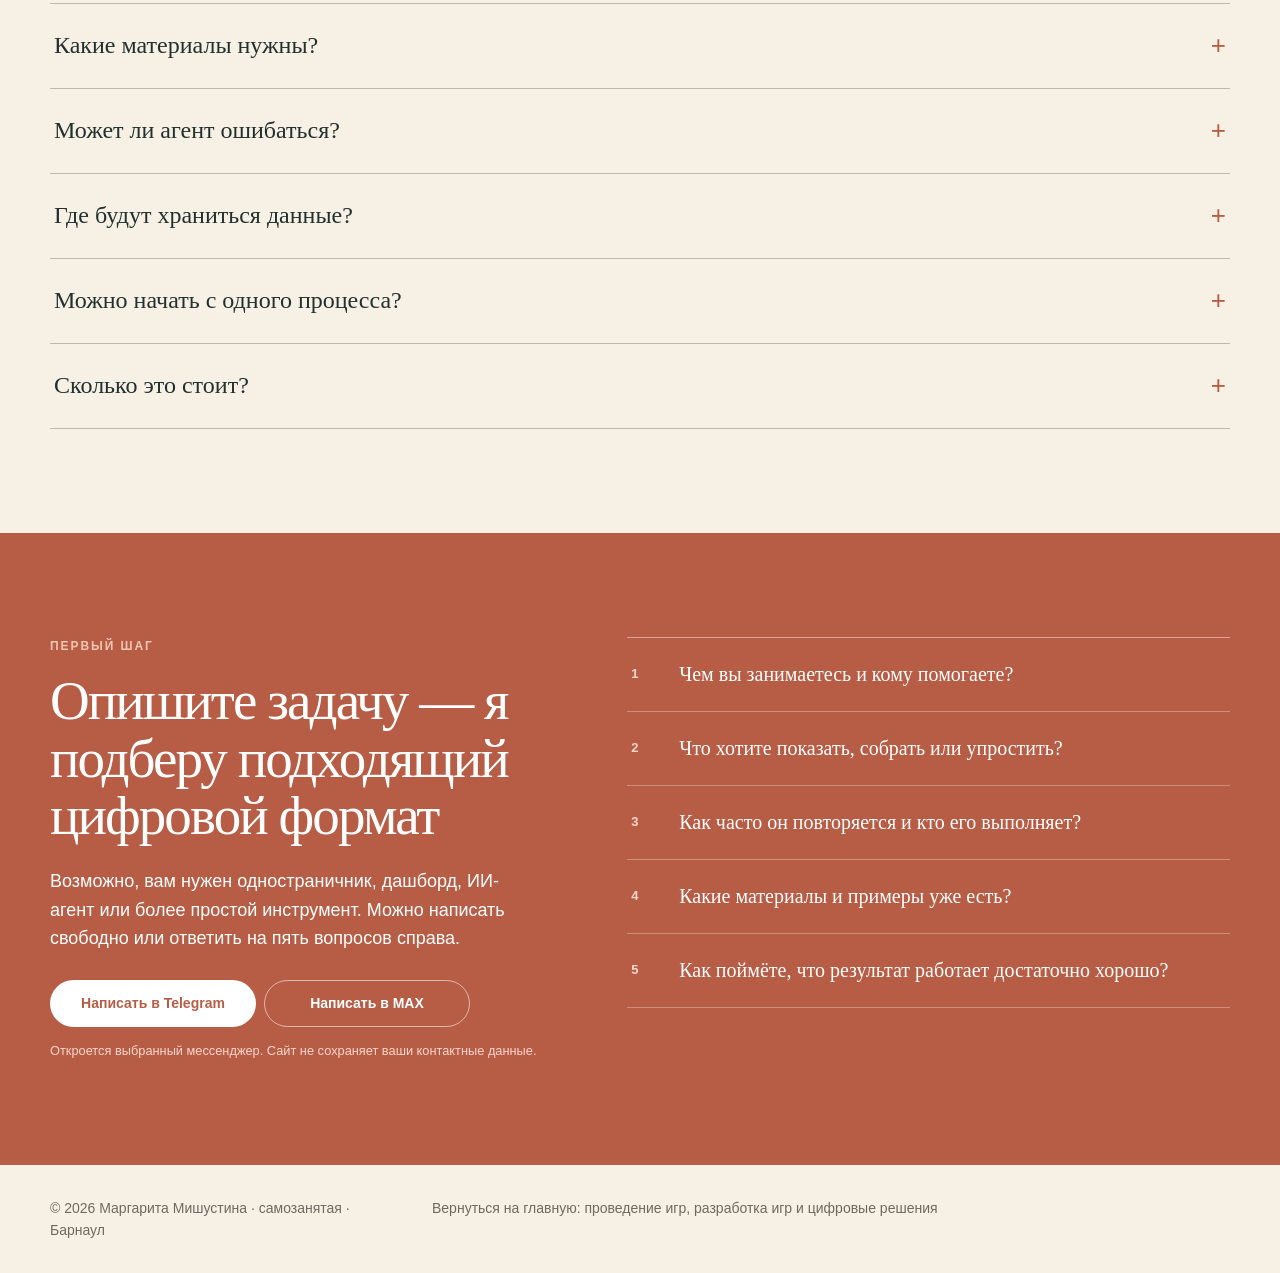
<file: ai-agent/index.html>
<!DOCTYPE html><html lang="ru"><head><meta charSet="utf-8"/><meta name="viewport" content="width=device-width, initial-scale=1"/><link rel="stylesheet" href="/assets/index-CQ7aU1Bn.css" data-rsc-css-href="/assets/index-CQ7aU1Bn.css" data-precedence="vite-rsc/importer-resources"/><link rel="modulepreload" href="/assets/layout-segment-context-BAoN6r5i.js" crossorigin=""/><link rel="modulepreload" href="/assets/rolldown-runtime-S-ySWqyJ.js" crossorigin=""/><link rel="modulepreload" href="/assets/index-BEd5rIsI.js" crossorigin=""/><link rel="modulepreload" href="/assets/framework-CXnKph_e.js" crossorigin=""/><title>Одностраничники, дашборды и ИИ-агенты — Маргарита Мишустина</title><meta name="description" content="Понятные цифровые инструменты под задачу: одностраничные сайты, дашборды, ИИ-агенты и рабочие мини-сервисы."/><meta property="og:title" content="Цифровой инструмент под вашу задачу"/><meta property="og:description" content="Одностраничник, дашборд, ИИ-агент или небольшой рабочий сервис — начинаем с задачи и проверяемого результата."/><meta property="og:url" content="https://margaritamishustina.ru/ai-agent/"/><meta property="og:type" content="website"/><meta property="og:locale" content="ru_RU"/><meta property="og:image" content="https://margaritamishustina.ru/og.png"/><meta property="og:image:width" content="1792"/><meta property="og:image:height" content="937"/><meta property="og:image:alt" content="Маргарита Мишустина — игры, методология и ИИ"/><meta name="twitter:card" content="summary_large_image"/><meta name="twitter:title" content="Одностраничники, дашборды и ИИ-агенты"/><meta name="twitter:description" content="Подбираю и собираю цифровой формат под конкретную задачу эксперта или команды."/><meta name="twitter:image" content="https://margaritamishustina.ru/og.png"/><link rel="canonical" href="https://margaritamishustina.ru/ai-agent/"/><script>self.__VINEXT_RSC_PARAMS__={}</script><script>self.__VINEXT_RSC_NAV__={"pathname":"/ai-agent","searchParams":[]}</script><link rel="modulepreload" href="/assets/index-BEd5rIsI.js" />
<link rel="icon" href="/favicon.svg" type="image/svg+xml"/></head><body><header class="site-header ai-page-header"><a class="brand" href="/" aria-label="На главную страницу">Маргарита Мишустина<span>игры · методология · ИИ</span></a><nav aria-label="Навигация страницы цифровых решений"><a class="nav-link" href="#solutions">Что можно сделать</a><a class="nav-link" href="#process">Как работаем</a><a class="nav-link" href="#faq">Вопросы</a><a class="button button-small" href="#contact">Разобрать задачу</a></nav></header><main class="ai-page"><section class="ai-page-hero" aria-labelledby="ai-page-title"><div class="page-shell ai-page-hero-grid"><div class="ai-page-hero-copy"><p class="chapter-label">Цифровые решения для экспертов и команд</p><h1 id="ai-page-title">Не технология ради технологии, а инструмент под вашу задачу</h1><p class="hero-lead">Одностраничный сайт, дашборд, ИИ-агент или небольшой рабочий сервис. Опишите, что хотите упростить или показать, — я предложу подходящий формат и соберу первую проверяемую версию.</p><div class="hero-actions ai-page-actions"><a class="button" href="#contact">Описать мою задачу</a><a class="button button-outline" href="#solutions">Посмотреть форматы</a></div><p class="hero-location">Для экспертов, проектов, небольших команд и тестирования новых идей</p></div><div class="agent-blueprint" aria-label="Схема создания цифрового решения"><p class="small-title">От задачи — к рабочей версии</p><div class="blueprint-card blueprint-source"><span>01</span><strong>Ваша задача</strong><small>что нужно показать или упростить</small></div><div class="blueprint-line" aria-hidden="true"></div><div class="blueprint-card blueprint-logic"><span>02</span><strong>Подходящий формат</strong><small>сайт · дашборд · агент · инструмент</small></div><div class="blueprint-line" aria-hidden="true"></div><div class="blueprint-card blueprint-result"><span>03</span><strong>Рабочая версия</strong><small>проверка · инструкция · доступ</small></div></div></div></section><section class="digital-solutions page-shell" id="solutions" aria-labelledby="solutions-title"><div class="section-heading narrow"><p class="chapter-label">Что можно собрать</p><h2 id="solutions-title">Четыре формата — один принцип: сначала задача</h2><p>Не обязательно заранее знать название технологии. Расскажите, что должно стать проще, понятнее или быстрее.</p></div><div class="solution-grid"><article><span>01</span><h3>Одностраничный сайт</h3><p>Соберу понятную страницу для услуги, события, продукта или теста идеи: структура, текст, адаптивный дизайн и кнопки связи.</p><small>Когда нужно объяснить предложение и привести человека к одному действию.</small></article><article><span>02</span><h3>Дашборд</h3><p>Организую ключевые показатели, статусы и данные на одном экране, чтобы быстрее видеть ситуацию и принимать решения.</p><small>Когда информация разбросана и её приходится собирать вручную.</small></article><article><span>03</span><h3>ИИ-агент</h3><p>Настрою помощника на ваших материалах и правилах для повторяющегося процесса, ответов, навигации или подготовки черновиков.</p><small>Когда задача повторяется, а хороший результат можно показать на примерах.</small></article><article><span>04</span><h3>Рабочий мини-инструмент</h3><p>Соберу небольшой калькулятор, анкету, каталог, трекер или автоматизированный сценарий без лишней сложности.</p><small>Когда готового сервиса слишком много, а таблицы уже недостаточно.</small></article></div><div class="solutions-cta"><p>Если задача сочетает несколько форматов, соберём их в один понятный маршрут.</p><a class="text-link" href="#contact">Описать задачу →</a></div></section><section class="ai-fit page-shell" aria-labelledby="fit-title"><div class="section-heading narrow"><p class="chapter-label">Точка старта</p><h2 id="fit-title">Когда имеет смысл делать цифровой инструмент</h2></div><div class="ai-fit-grid"><article class="fit-card fit-card-yes"><p class="small-title">Подойдёт</p><h3>Есть понятная задача</h3><ul><li>нужно ясно представить услугу, продукт или данные;</li><li>одна задача регулярно отнимает время;</li><li>вы готовы проверить первую версию на практике;</li><li>можно заранее договориться, что считать хорошим результатом.</li></ul></article><article class="fit-card fit-card-no"><p class="small-title">Пока не подойдёт</p><h3>Нет цели и критериев</h3><ul><li>непонятно, для кого и зачем создаётся решение;</li><li>ожидается универсальный сервис «на все случаи»;</li><li>нужна гарантия безошибочности;</li><li>ошибка может навредить здоровью, финансам или безопасности человека.</li></ul></article></div></section><section class="ai-scenarios" id="scenarios" aria-labelledby="scenarios-title"><div class="page-shell"><div class="section-heading narrow"><p class="chapter-label light">В фокусе: ИИ-агенты</p><h2 id="scenarios-title">Если задача повторяется, её можно передать помощнику</h2><p>Для ИИ-агента выбираем один процесс, который легко показать на примерах и проверить вместе.</p></div><div class="scenario-grid"><article><span>01</span><h3>Ответы по базе знаний</h3><p>Помощник находит ответ в ваших материалах и готовит черновик, который вы проверяете перед отправкой клиенту.</p></article><article><span>02</span><h3>Подготовка материалов</h3><p>Собирает первые версии постов, писем, уроков или презентаций с опорой на ваши примеры и правила.</p></article><article><span>03</span><h3>Навигация по методике</h3><p>Помогает пройти по этапам вашей системы, не пропуская вопросы, ограничения и контрольные точки.</p></article><article><span>04</span><h3>Первичный разбор запроса</h3><p>Структурирует входящую информацию и подготавливает её к вашей профессиональной оценке.</p></article></div></div></section><section class="ai-delivery page-shell" aria-labelledby="delivery-title"><div class="ai-delivery-intro"><p class="chapter-label">Результат работы</p><h2 id="delivery-title">Не набор файлов, а собранный рабочий результат</h2><p>Состав зависит от выбранного формата. Для первого этапа берём ровно тот объём, который можно честно проверить и передать вам в работу.</p></div><ol class="delivery-list"><li><span>01</span>согласованная структура решения</li><li><span>02</span>рабочий прототип выбранного формата</li><li><span>03</span>тексты, данные или материалы в нужном объёме</li><li><span>04</span>понятные правила и ограничения</li><li><span>05</span>проверка на реальных сценариях</li><li><span>06</span>инструкция по использованию и передача доступа</li></ol></section><section class="ai-process" id="process" aria-labelledby="process-title"><div class="page-shell"><div class="section-heading narrow"><p class="chapter-label">Пять этапов</p><h2 id="process-title">Как проходит работа</h2></div><ol class="ai-process-steps"><li><span>01</span><div><strong>Диагностика</strong><p>Уточняем аудиторию, задачу и определяем, как проверить результат.</p></div></li><li><span>02</span><div><strong>Прототип</strong><p>Собираю первую версию в подходящем формате на ваших материалах.</p></div></li><li><span>03</span><div><strong>Проверка</strong><p>Проверяем путь пользователя, данные, тексты и основные сценарии.</p></div></li><li><span>04</span><div><strong>Доработка</strong><p>Уточняю содержание, логику и детали в согласованном объёме.</p></div></li><li><span>05</span><div><strong>Передача</strong><p>Вы получаете доступ, инструкцию и понятный порядок дальнейшей работы.</p></div></li></ol></div></section><section class="ai-demo page-shell" id="demo" aria-labelledby="demo-title"><div class="demo-stamp" aria-hidden="true">ПРИМЕР</div><div><p class="chapter-label">Честная демонстрация</p><h2 id="demo-title">Сначала покажу логику и результат</h2><p>На первой встрече покажу пример подходящего формата: как устроена страница, что отображает дашборд, как работает мини-инструмент или какие материалы использует ИИ-агент. Вы увидите не обещание, а принцип работы.</p><a class="text-link" href="#contact">Запросить подходящий пример →</a></div></section><section class="ai-method" aria-labelledby="method-title-ai"><div class="page-shell ai-method-grid"><div><p class="chapter-label light">Почему Маргарита</p><h2 id="method-title-ai">Сначала методика, затем инструмент</h2></div><div class="ai-method-copy"><p>Я методолог, разрабатываю игры для экспертов и компаний и привыкла превращать сложный материал в понятный маршрут с правилами, выборами и проверкой результата.</p><p>В работе с ИИ применяю тот же подход: нахожу главное, собираю структуру, тестирую её на реальных ситуациях и объясняю без технической перегрузки.</p></div></div></section><section class="ai-faq page-shell" id="faq" aria-labelledby="faq-title-ai"><div class="section-heading narrow"><p class="chapter-label">Перед началом</p><h2 id="faq-title-ai">Частые вопросы</h2></div><div class="ai-faq-list"><details><summary>Что именно можно заказать?<span>+</span></summary><p>Одностраничный сайт, дашборд, ИИ-агента или небольшой рабочий инструмент: калькулятор, анкету, каталог, трекер либо автоматизированный сценарий. Формат предложу после короткого разбора задачи.</p></details><details><summary>Какие материалы нужны?<span>+</span></summary><p>Подойдут тексты, инструкции, ответы клиентам, уроки, презентации и примеры хорошего результата. На диагностике определим, чего достаточно для первой версии.</p></details><details><summary>Может ли агент ошибаться?<span>+</span></summary><p>Да. Поэтому мы заранее задаём ограничения, собираем тесты и определяем, какие ответы обязательно проверяет человек.</p></details><details><summary>Где будут храниться данные?<span>+</span></summary><p>Это зависит от выбранной платформы. До начала работы согласуем, какие данные можно использовать, где они обрабатываются и кому доступен результат.</p></details><details><summary>Можно начать с одного процесса?<span>+</span></summary><p>Да, это предпочтительный старт. Если первый сценарий проходит согласованные тесты, его можно расширять или добавлять следующие задачи.</p></details><details><summary>Сколько это стоит?<span>+</span></summary><p>Стоимость зависит от объёма материалов, сложности логики и нужных интеграций. После короткой диагностики предложу состав первого этапа и цену без обязательства продолжать.</p></details></div></section><section class="ai-contact" id="contact" aria-labelledby="contact-title-ai"><div class="page-shell ai-contact-grid"><div><p class="chapter-label light">Первый шаг</p><h2 id="contact-title-ai">Опишите задачу — я подберу подходящий цифровой формат</h2><p>Возможно, вам нужен одностраничник, дашборд, ИИ-агент или более простой инструмент. Можно написать свободно или ответить на пять вопросов справа.</p><div class="contact-actions ai-contact-actions"><a href="https://t.me/margomishustina?text=Хочу%20обсудить%20цифровой%20инструмент.%20Моя%20задача…%20Результат,%20который%20хочу%20получить…" target="_blank" rel="noreferrer">Написать в Telegram</a><a href="https://max.ru/u/f9LHodD0cOJ58w_miyVyxqNpqsaRyYkkDJzzNxGYWLPPNpNHyA_haYvDagc" target="_blank" rel="noreferrer">Написать в MAX</a></div><small>Откроется выбранный мессенджер. Сайт не сохраняет ваши контактные данные.</small></div><ol class="brief-list"><li><span>1</span>Чем вы занимаетесь и кому помогаете?</li><li><span>2</span>Что хотите показать, собрать или упростить?</li><li><span>3</span>Как часто он повторяется и кто его выполняет?</li><li><span>4</span>Какие материалы и примеры уже есть?</li><li><span>5</span>Как поймёте, что результат работает достаточно хорошо?</li></ol></div></section></main><footer class="site-footer page-shell"><p>© 2026 Маргарита Мишустина · самозанятая · Барнаул</p><p><a href="/">Вернуться на главную: проведение игр, разработка игр и цифровые решения</a></p></footer><script src="/section-navigation.js" defer=""></script><script id="_R_">import("/assets/index-BEd5rIsI.js")</script></body></html><script>self.__VINEXT_RSC_CHUNKS__=self.__VINEXT_RSC_CHUNKS__||[];self.__VINEXT_RSC_CHUNKS__.push("2:I[\"491d67a9792c\",[],\"Children\",1]\n3:I[\"cfee43ca1bc7\",[],\"LayoutSegmentProvider\",1]\n4:I[\"491d67a9792c\",[],\"Slot\",1]\n5:I[\"5b777958e3fd\",[],\"RedirectBoundary\",1]\n:HL[\"/assets/index-CQ7aU1Bn.css\",\"style\"]\n")</script><script>self.__VINEXT_RSC_CHUNKS__=self.__VINEXT_RSC_CHUNKS__||[];self.__VINEXT_RSC_CHUNKS__.push("0:{\"__route\":\"route:/ai-agent\",\"__interceptionContext\":null,\"__layoutIds\":[\"layout:/\"],\"__rootLayout\":\"/\",\"page:/ai-agent\":\"$L1\",\"layout:/\":[[[[\"$\",\"link\",\"css:/assets/index-CQ7aU1Bn.css\",{\"rel\":\"stylesheet\",\"precedence\":\"vite-rsc/importer-resources\",\"href\":\"/assets/index-CQ7aU1Bn.css\",\"data-rsc-css-href\":\"/assets/index-CQ7aU1Bn.css\"}],\"$undefined\"],[\"$\",\"html\",null,{\"lang\":\"ru\",\"children\":[\"$\",\"body\",null,{\"children\":[[\"$\",\"$L2\",null,{}],[\"$\",\"script\",null,{\"src\":\"/section-navigation.js\",\"defer\":true}]]}]}]],null],\"route:/ai-agent\":[[[\"$\",\"meta\",null,{\"charSet\":\"utf-8\"}],[[\"$\",\"title\",\"0\",{\"children\":\"Одностраничники, дашборды и ИИ-агенты — Маргарита Мишустина\"}],[\"$\",\"meta\",\"1\",{\"name\":\"description\",\"content\":\"Понятные цифровые инструменты под задачу: одностраничные сайты, дашборды, ИИ-агенты и рабочие мини-сервисы.\"}],[\"$\",\"meta\",\"2\",{\"property\":\"og:title\",\"content\":\"Цифровой инструмент под вашу задачу\"}],[\"$\",\"meta\",\"3\",{\"property\":\"og:description\",\"content\":\"Одностраничник, дашборд, ИИ-агент или небольшой рабочий сервис — начинаем с задачи и проверяемого результата.\"}],[\"$\",\"meta\",\"4\",{\"property\":\"og:url\",\"content\":\"https://margaritamishustina.ru/ai-agent/\"}],[\"$\",\"meta\",\"5\",{\"property\":\"og:type\",\"content\":\"website\"}],[\"$\",\"meta\",\"6\",{\"property\":\"og:locale\",\"content\":\"ru_RU\"}],[\"$\",\"meta\",\"7\",{\"property\":\"og:image\",\"content\":\"https://margaritamishustina.ru/og.png\"}],[\"$\",\"meta\",\"8\",{\"property\":\"og:image:width\",\"content\":\"1792\"}],[\"$\",\"meta\",\"9\",{\"property\":\"og:image:height\",\"content\":\"937\"}],[\"$\",\"meta\",\"10\",{\"property\":\"og:image:alt\",\"content\":\"Маргарита Мишустина — игры, методология и ИИ\"}],[\"$\",\"meta\",\"11\",{\"name\":\"twitter:card\",\"content\":\"summary_large_image\"}],[\"$\",\"meta\",\"12\",{\"name\":\"twitter:title\",\"content\":\"Одностраничники, дашборды и ИИ-агенты\"}],[\"$\",\"meta\",\"13\",{\"name\":\"twitter:description\",\"content\":\"Подбираю и собираю цифровой формат под конкретную задачу эксперта или команды.\"}],[\"$\",\"meta\",\"14\",{\"name\":\"twitter:image\",\"content\":\"https://margaritamishustina.ru/og.png\"}],[\"$\",\"link\",\"15\",{\"rel\":\"canonical\",\"href\":\"https://margaritamishustina.ru/ai-agent/\"}]],[[\"$\",\"meta\",\"0\",{\"name\":\"viewport\",\"content\":\"width=device-width, initial-scale=1\"}]]],[\"$\",\"$L3\",null,{\"segmentMap\":{\"children\":[\"ai-agent\"]},\"children\":[\"$\",\"$L4\",null,{\"id\":\"layout:/\",\"parallelSlots\":\"$undefined\",\"children\":[\"$\",\"$L5\",null,{\"children\":[\"$\",\"$L3\",null,{\"segmentMap\":{\"children\":[]},\"children\":[\"$\",\"$L4\",null,{\"id\":\"page:/ai-agent\"}]}]}]}]}]],\"__layoutFlags\":{\"layout:/\":\"s\"},\"__artifactCompatibility\":{\"schemaVersion\":1,\"graphVersion\":\"app-route-graph:177z2ak1lp4mmw\",\"deploymentVersion\":\"048b73ea-7504-41f6-863a-eb99ca8c36f2\",\"appElementsSchemaVersion\":1,\"rscPayloadSchemaVersion\":1,\"rootBoundaryId\":\"/\",\"renderEpoch\":null}}\n")</script><script>self.__VINEXT_RSC_CHUNKS__=self.__VINEXT_RSC_CHUNKS__||[];self.__VINEXT_RSC_CHUNKS__.push("1:[[\"$\",\"header\",null,{\"className\":\"site-header ai-page-header\",\"children\":[[\"$\",\"a\",null,{\"className\":\"brand\",\"href\":\"/\",\"aria-label\":\"На главную страницу\",\"children\":[\"Маргарита Мишустина\",[\"$\",\"span\",null,{\"children\":\"игры · методология · ИИ\"}]]}],[\"$\",\"nav\",null,{\"aria-label\":\"Навигация страницы цифровых решений\",\"children\":[[\"$\",\"a\",null,{\"className\":\"nav-link\",\"href\":\"#solutions\",\"children\":\"Что можно сделать\"}],[\"$\",\"a\",null,{\"className\":\"nav-link\",\"href\":\"#process\",\"children\":\"Как работаем\"}],[\"$\",\"a\",null,{\"className\":\"nav-link\",\"href\":\"#faq\",\"children\":\"Вопросы\"}],[\"$\",\"a\",null,{\"className\":\"button button-small\",\"href\":\"#contact\",\"children\":\"Разобрать задачу\"}]]}]]}],[\"$\",\"main\",null,{\"className\":\"ai-page\",\"children\":[[\"$\",\"section\",null,{\"className\":\"ai-page-hero\",\"aria-labelledby\":\"ai-page-title\",\"children\":[\"$\",\"div\",null,{\"className\":\"page-shell ai-page-hero-grid\",\"children\":[[\"$\",\"div\",null,{\"className\":\"ai-page-hero-copy\",\"children\":[[\"$\",\"p\",null,{\"className\":\"chapter-label\",\"children\":\"Цифровые решения для экспертов и команд\"}],[\"$\",\"h1\",null,{\"id\":\"ai-page-title\",\"children\":\"Не технология ради технологии, а инструмент под вашу задачу\"}],[\"$\",\"p\",null,{\"className\":\"hero-lead\",\"children\":\"Одностраничный сайт, дашборд, ИИ-агент или небольшой рабочий сервис. Опишите, что хотите упростить или показать, — я предложу подходящий формат и соберу первую проверяемую версию.\"}],[\"$\",\"div\",null,{\"className\":\"hero-actions ai-page-actions\",\"children\":[[\"$\",\"a\",null,{\"className\":\"button\",\"href\":\"#contact\",\"children\":\"Описать мою задачу\"}],[\"$\",\"a\",null,{\"className\":\"button button-outline\",\"href\":\"#solutions\",\"children\":\"Посмотреть форматы\"}]]}],[\"$\",\"p\",null,{\"className\":\"hero-location\",\"children\":\"Для экспертов, проектов, небольших команд и тестирования новых идей\"}]]}],[\"$\",\"div\",null,{\"className\":\"agent-blueprint\",\"aria-label\":\"Схема создания цифрового решения\",\"children\":[[\"$\",\"p\",null,{\"className\":\"small-title\",\"children\":\"От задачи — к рабочей версии\"}],[\"$\",\"div\",null,{\"className\":\"blueprint-card blueprint-source\",\"children\":[[\"$\",\"span\",null,{\"children\":\"01\"}],[\"$\",\"strong\",null,{\"children\":\"Ваша задача\"}],[\"$\",\"small\",null,{\"children\":\"что нужно показать или упростить\"}]]}],[\"$\",\"div\",null,{\"className\":\"blueprint-line\",\"aria-hidden\":\"true\"}],[\"$\",\"div\",null,{\"className\":\"blueprint-card blueprint-logic\",\"children\":[[\"$\",\"span\",null,{\"children\":\"02\"}],[\"$\",\"strong\",null,{\"children\":\"Подходящий формат\"}],[\"$\",\"small\",null,{\"children\":\"сайт · дашборд · агент · инструмент\"}]]}],[\"$\",\"div\",null,{\"className\":\"blueprint-line\",\"aria-hidden\":\"true\"}],[\"$\",\"div\",null,{\"className\":\"blueprint-card blueprint-result\",\"children\":[[\"$\",\"span\",null,{\"children\":\"03\"}],[\"$\",\"strong\",null,{\"children\":\"Рабочая версия\"}],[\"$\",\"small\",null,{\"children\":\"проверка · инструкция · доступ\"}]]}]]}]]}]}],[\"$\",\"section\",null,{\"className\":\"digital-solutions page-shell\",\"id\":\"solutions\",\"aria-labelledby\":\"solutions-title\",\"children\":[[\"$\",\"div\",null,{\"className\":\"section-heading narrow\",\"children\":[[\"$\",\"p\",null,{\"className\":\"chapter-label\",\"children\":\"Что можно собрать\"}],[\"$\",\"h2\",null,{\"id\":\"solutions-title\",\"children\":\"Четыре формата — один принцип: сначала задача\"}],[\"$\",\"p\",null,{\"children\":\"Не обязательно заранее знать название технологии. Расскажите, что должно стать проще, понятнее или быстрее.\"}]]}],[\"$\",\"div\",null,{\"className\":\"solution-grid\",\"children\":[[\"$\",\"article\",\"01\",{\"children\":[[\"$\",\"span\",null,{\"children\":\"01\"}],[\"$\",\"h3\",null,{\"children\":\"Одностраничный сайт\"}],[\"$\",\"p\",null,{\"children\":\"Соберу понятную страницу для услуги, события, продукта или теста идеи: структура, текст, адаптивный дизайн и кнопки связи.\"}],[\"$\",\"small\",null,{\"children\":\"Когда нужно объяснить предложение и привести человека к одному действию.\"}]]}],[\"$\",\"article\",\"02\",{\"children\":[[\"$\",\"span\",null,{\"children\":\"02\"}],[\"$\",\"h3\",null,{\"children\":\"Дашборд\"}],[\"$\",\"p\",null,{\"children\":\"Организую ключевые показатели, статусы и данные на одном экране, чтобы быстрее видеть ситуацию и принимать решения.\"}],[\"$\",\"small\",null,{\"children\":\"Когда информация разбросана и её приходится собирать вручную.\"}]]}],[\"$\",\"article\",\"03\",{\"children\":[[\"$\",\"span\",null,{\"children\":\"03\"}],[\"$\",\"h3\",null,{\"children\":\"ИИ-агент\"}],[\"$\",\"p\",null,{\"children\":\"Настрою помощника на ваших материалах и правилах для повторяющегося процесса, ответов, навигации или подготовки черновиков.\"}],\"$L6\"]}],\"$L7\"]}],\"$L8\"]}],\"$L9\",\"$La\",\"$Lb\",\"$Lc\",\"$Ld\",\"$Le\",\"$Lf\",\"$L10\"]}],\"$L11\"]\n")</script><script>self.__VINEXT_RSC_CHUNKS__=self.__VINEXT_RSC_CHUNKS__||[];self.__VINEXT_RSC_CHUNKS__.push("6:[\"$\",\"small\",null,{\"children\":\"Когда задача повторяется, а хороший результат можно показать на примерах.\"}]\n7:[\"$\",\"article\",\"04\",{\"children\":[[\"$\",\"span\",null,{\"children\":\"04\"}],[\"$\",\"h3\",null,{\"children\":\"Рабочий мини-инструмент\"}],[\"$\",\"p\",null,{\"children\":\"Соберу небольшой калькулятор, анкету, каталог, трекер или автоматизированный сценарий без лишней сложности.\"}],[\"$\",\"small\",null,{\"children\":\"Когда готового сервиса слишком много, а таблицы уже недостаточно.\"}]]}]\n8:[\"$\",\"div\",null,{\"className\":\"solutions-cta\",\"children\":[[\"$\",\"p\",null,{\"children\":\"Если задача сочетает несколько форматов, соберём их в один понятный маршрут.\"}],[\"$\",\"a\",null,{\"className\":\"text-link\",\"href\":\"#contact\",\"children\":\"Описать задачу →\"}]]}]\n")</script><script>self.__VINEXT_RSC_CHUNKS__=self.__VINEXT_RSC_CHUNKS__||[];self.__VINEXT_RSC_CHUNKS__.push("9:[\"$\",\"section\",null,{\"className\":\"ai-fit page-shell\",\"aria-labelledby\":\"fit-title\",\"children\":[[\"$\",\"div\",null,{\"className\":\"section-heading narrow\",\"children\":[[\"$\",\"p\",null,{\"className\":\"chapter-label\",\"children\":\"Точка старта\"}],[\"$\",\"h2\",null,{\"id\":\"fit-title\",\"children\":\"Когда имеет смысл делать цифровой инструмент\"}]]}],[\"$\",\"div\",null,{\"className\":\"ai-fit-grid\",\"children\":[[\"$\",\"article\",null,{\"className\":\"fit-card fit-card-yes\",\"children\":[[\"$\",\"p\",null,{\"className\":\"small-title\",\"children\":\"Подойдёт\"}],[\"$\",\"h3\",null,{\"children\":\"Есть понятная задача\"}],[\"$\",\"ul\",null,{\"children\":[[\"$\",\"li\",null,{\"children\":\"нужно ясно представить услугу, продукт или данные;\"}],[\"$\",\"li\",null,{\"children\":\"одна задача регулярно отнимает время;\"}],[\"$\",\"li\",null,{\"children\":\"вы готовы проверить первую версию на практике;\"}],[\"$\",\"li\",null,{\"children\":\"можно заранее договориться, что считать хорошим результатом.\"}]]}]]}],[\"$\",\"article\",null,{\"className\":\"fit-card fit-card-no\",\"children\":[[\"$\",\"p\",null,{\"className\":\"small-title\",\"children\":\"Пока не подойдёт\"}],[\"$\",\"h3\",null,{\"children\":\"Нет цели и критериев\"}],[\"$\",\"ul\",null,{\"children\":[[\"$\",\"li\",null,{\"children\":\"непонятно, для кого и зачем создаётся решение;\"}],[\"$\",\"li\",null,{\"children\":\"ожидается универсальный сервис «на все случаи»;\"}],[\"$\",\"li\",null,{\"children\":\"нужна гарантия безошибочности;\"}],[\"$\",\"li\",null,{\"children\":\"ошибка может навредить здоровью, финансам или безопасности человека.\"}]]}]]}]]}]]}]\n")</script><script>self.__VINEXT_RSC_CHUNKS__=self.__VINEXT_RSC_CHUNKS__||[];self.__VINEXT_RSC_CHUNKS__.push("a:[\"$\",\"section\",null,{\"className\":\"ai-scenarios\",\"id\":\"scenarios\",\"aria-labelledby\":\"scenarios-title\",\"children\":[\"$\",\"div\",null,{\"className\":\"page-shell\",\"children\":[[\"$\",\"div\",null,{\"className\":\"section-heading narrow\",\"children\":[[\"$\",\"p\",null,{\"className\":\"chapter-label light\",\"children\":\"В фокусе: ИИ-агенты\"}],[\"$\",\"h2\",null,{\"id\":\"scenarios-title\",\"children\":\"Если задача повторяется, её можно передать помощнику\"}],[\"$\",\"p\",null,{\"children\":\"Для ИИ-агента выбираем один процесс, который легко показать на примерах и проверить вместе.\"}]]}],[\"$\",\"div\",null,{\"className\":\"scenario-grid\",\"children\":[[\"$\",\"article\",\"01\",{\"children\":[[\"$\",\"span\",null,{\"children\":\"01\"}],[\"$\",\"h3\",null,{\"children\":\"Ответы по базе знаний\"}],[\"$\",\"p\",null,{\"children\":\"Помощник находит ответ в ваших материалах и готовит черновик, который вы проверяете перед отправкой клиенту.\"}]]}],[\"$\",\"article\",\"02\",{\"children\":[[\"$\",\"span\",null,{\"children\":\"02\"}],[\"$\",\"h3\",null,{\"children\":\"Подготовка материалов\"}],[\"$\",\"p\",null,{\"children\":\"Собирает первые версии постов, писем, уроков или презентаций с опорой на ваши примеры и правила.\"}]]}],[\"$\",\"article\",\"03\",{\"children\":[[\"$\",\"span\",null,{\"children\":\"03\"}],[\"$\",\"h3\",null,{\"children\":\"Навигация по методике\"}],[\"$\",\"p\",null,{\"children\":\"Помогает пройти по этапам вашей системы, не пропуская вопросы, ограничения и контрольные точки.\"}]]}],[\"$\",\"article\",\"04\",{\"children\":[[\"$\",\"span\",null,{\"children\":\"04\"}],[\"$\",\"h3\",null,{\"children\":\"Первичный разбор запроса\"}],[\"$\",\"p\",null,{\"children\":\"Структурирует входящую информацию и подготавливает её к вашей профессиональной оценке.\"}]]}]]}]]}]}]\n")</script><script>self.__VINEXT_RSC_CHUNKS__=self.__VINEXT_RSC_CHUNKS__||[];self.__VINEXT_RSC_CHUNKS__.push("b:[\"$\",\"section\",null,{\"className\":\"ai-delivery page-shell\",\"aria-labelledby\":\"delivery-title\",\"children\":[[\"$\",\"div\",null,{\"className\":\"ai-delivery-intro\",\"children\":[[\"$\",\"p\",null,{\"className\":\"chapter-label\",\"children\":\"Результат работы\"}],[\"$\",\"h2\",null,{\"id\":\"delivery-title\",\"children\":\"Не набор файлов, а собранный рабочий результат\"}],[\"$\",\"p\",null,{\"children\":\"Состав зависит от выбранного формата. Для первого этапа берём ровно тот объём, который можно честно проверить и передать вам в работу.\"}]]}],[\"$\",\"ol\",null,{\"className\":\"delivery-list\",\"children\":[[\"$\",\"li\",\"согласованная структура решения\",{\"children\":[[\"$\",\"span\",null,{\"children\":\"01\"}],\"согласованная структура решения\"]}],[\"$\",\"li\",\"рабочий прототип выбранного формата\",{\"children\":[[\"$\",\"span\",null,{\"children\":\"02\"}],\"рабочий прототип выбранного формата\"]}],[\"$\",\"li\",\"тексты, данные или материалы в нужном объёме\",{\"children\":[[\"$\",\"span\",null,{\"children\":\"03\"}],\"тексты, данные или материалы в нужном объёме\"]}],[\"$\",\"li\",\"понятные правила и ограничения\",{\"children\":[[\"$\",\"span\",null,{\"children\":\"04\"}],\"понятные правила и ограничения\"]}],[\"$\",\"li\",\"проверка на реальных сценариях\",{\"children\":[[\"$\",\"span\",null,{\"children\":\"05\"}],\"проверка на реальных сценариях\"]}],[\"$\",\"li\",\"инструкция по использованию и передача доступа\",{\"children\":[[\"$\",\"span\",null,{\"children\":\"06\"}],\"инструкция по использованию и передача доступа\"]}]]}]]}]\n")</script><script>self.__VINEXT_RSC_CHUNKS__=self.__VINEXT_RSC_CHUNKS__||[];self.__VINEXT_RSC_CHUNKS__.push("c:[\"$\",\"section\",null,{\"className\":\"ai-process\",\"id\":\"process\",\"aria-labelledby\":\"process-title\",\"children\":[\"$\",\"div\",null,{\"className\":\"page-shell\",\"children\":[[\"$\",\"div\",null,{\"className\":\"section-heading narrow\",\"children\":[[\"$\",\"p\",null,{\"className\":\"chapter-label\",\"children\":\"Пять этапов\"}],[\"$\",\"h2\",null,{\"id\":\"process-title\",\"children\":\"Как проходит работа\"}]]}],[\"$\",\"ol\",null,{\"className\":\"ai-process-steps\",\"children\":[[\"$\",\"li\",\"Диагностика\",{\"children\":[[\"$\",\"span\",null,{\"children\":\"01\"}],[\"$\",\"div\",null,{\"children\":[[\"$\",\"strong\",null,{\"children\":\"Диагностика\"}],[\"$\",\"p\",null,{\"children\":\"Уточняем аудиторию, задачу и определяем, как проверить результат.\"}]]}]]}],[\"$\",\"li\",\"Прототип\",{\"children\":[[\"$\",\"span\",null,{\"children\":\"02\"}],[\"$\",\"div\",null,{\"children\":[[\"$\",\"strong\",null,{\"children\":\"Прототип\"}],[\"$\",\"p\",null,{\"children\":\"Собираю первую версию в подходящем формате на ваших материалах.\"}]]}]]}],[\"$\",\"li\",\"Проверка\",{\"children\":[[\"$\",\"span\",null,{\"children\":\"03\"}],[\"$\",\"div\",null,{\"children\":[[\"$\",\"strong\",null,{\"children\":\"Проверка\"}],[\"$\",\"p\",null,{\"children\":\"Проверяем путь пользователя, данные, тексты и основные сценарии.\"}]]}]]}],[\"$\",\"li\",\"Доработка\",{\"children\":[[\"$\",\"span\",null,{\"children\":\"04\"}],[\"$\",\"div\",null,{\"children\":[[\"$\",\"strong\",null,{\"children\":\"Доработка\"}],[\"$\",\"p\",null,{\"children\":\"Уточняю содержание, логику и детали в согласованном объёме.\"}]]}]]}],[\"$\",\"li\",\"Передача\",{\"children\":[[\"$\",\"span\",null,{\"children\":\"05\"}],[\"$\",\"div\",null,{\"children\":[[\"$\",\"strong\",null,{\"children\":\"Передача\"}],[\"$\",\"p\",null,{\"children\":\"Вы получаете доступ, инструкцию и понятный порядок дальнейшей работы.\"}]]}]]}]]}]]}]}]\n")</script><script>self.__VINEXT_RSC_CHUNKS__=self.__VINEXT_RSC_CHUNKS__||[];self.__VINEXT_RSC_CHUNKS__.push("d:[\"$\",\"section\",null,{\"className\":\"ai-demo page-shell\",\"id\":\"demo\",\"aria-labelledby\":\"demo-title\",\"children\":[[\"$\",\"div\",null,{\"className\":\"demo-stamp\",\"aria-hidden\":\"true\",\"children\":\"ПРИМЕР\"}],[\"$\",\"div\",null,{\"children\":[[\"$\",\"p\",null,{\"className\":\"chapter-label\",\"children\":\"Честная демонстрация\"}],[\"$\",\"h2\",null,{\"id\":\"demo-title\",\"children\":\"Сначала покажу логику и результат\"}],[\"$\",\"p\",null,{\"children\":\"На первой встрече покажу пример подходящего формата: как устроена страница, что отображает дашборд, как работает мини-инструмент или какие материалы использует ИИ-агент. Вы увидите не обещание, а принцип работы.\"}],[\"$\",\"a\",null,{\"className\":\"text-link\",\"href\":\"#contact\",\"children\":\"Запросить подходящий пример →\"}]]}]]}]\n")</script><script>self.__VINEXT_RSC_CHUNKS__=self.__VINEXT_RSC_CHUNKS__||[];self.__VINEXT_RSC_CHUNKS__.push("e:[\"$\",\"section\",null,{\"className\":\"ai-method\",\"aria-labelledby\":\"method-title-ai\",\"children\":[\"$\",\"div\",null,{\"className\":\"page-shell ai-method-grid\",\"children\":[[\"$\",\"div\",null,{\"children\":[[\"$\",\"p\",null,{\"className\":\"chapter-label light\",\"children\":\"Почему Маргарита\"}],[\"$\",\"h2\",null,{\"id\":\"method-title-ai\",\"children\":\"Сначала методика, затем инструмент\"}]]}],[\"$\",\"div\",null,{\"className\":\"ai-method-copy\",\"children\":[[\"$\",\"p\",null,{\"children\":\"Я методолог, разрабатываю игры для экспертов и компаний и привыкла превращать сложный материал в понятный маршрут с правилами, выборами и проверкой результата.\"}],[\"$\",\"p\",null,{\"children\":\"В работе с ИИ применяю тот же подход: нахожу главное, собираю структуру, тестирую её на реальных ситуациях и объясняю без технической перегрузки.\"}]]}]]}]}]\n")</script><script>self.__VINEXT_RSC_CHUNKS__=self.__VINEXT_RSC_CHUNKS__||[];self.__VINEXT_RSC_CHUNKS__.push("f:[\"$\",\"section\",null,{\"className\":\"ai-faq page-shell\",\"id\":\"faq\",\"aria-labelledby\":\"faq-title-ai\",\"children\":[[\"$\",\"div\",null,{\"className\":\"section-heading narrow\",\"children\":[[\"$\",\"p\",null,{\"className\":\"chapter-label\",\"children\":\"Перед началом\"}],[\"$\",\"h2\",null,{\"id\":\"faq-title-ai\",\"children\":\"Частые вопросы\"}]]}],[\"$\",\"div\",null,{\"className\":\"ai-faq-list\",\"children\":[[\"$\",\"details\",null,{\"children\":[[\"$\",\"summary\",null,{\"children\":[\"Что именно можно заказать?\",[\"$\",\"span\",null,{\"children\":\"+\"}]]}],[\"$\",\"p\",null,{\"children\":\"Одностраничный сайт, дашборд, ИИ-агента или небольшой рабочий инструмент: калькулятор, анкету, каталог, трекер либо автоматизированный сценарий. Формат предложу после короткого разбора задачи.\"}]]}],[\"$\",\"details\",null,{\"children\":[[\"$\",\"summary\",null,{\"children\":[\"Какие материалы нужны?\",[\"$\",\"span\",null,{\"children\":\"+\"}]]}],[\"$\",\"p\",null,{\"children\":\"Подойдут тексты, инструкции, ответы клиентам, уроки, презентации и примеры хорошего результата. На диагностике определим, чего достаточно для первой версии.\"}]]}],[\"$\",\"details\",null,{\"children\":[[\"$\",\"summary\",null,{\"children\":[\"Может ли агент ошибаться?\",[\"$\",\"span\",null,{\"children\":\"+\"}]]}],[\"$\",\"p\",null,{\"children\":\"Да. Поэтому мы заранее задаём ограничения, собираем тесты и определяем, какие ответы обязательно проверяет человек.\"}]]}],[\"$\",\"details\",null,{\"children\":[[\"$\",\"summary\",null,{\"children\":[\"Где будут храниться данные?\",[\"$\",\"span\",null,{\"children\":\"+\"}]]}],[\"$\",\"p\",null,{\"children\":\"Это зависит от выбранной платформы. До начала работы согласуем, какие данные можно использовать, где они обрабатываются и кому доступен результат.\"}]]}],[\"$\",\"details\",null,{\"children\":[[\"$\",\"summary\",null,{\"children\":[\"Можно начать с одного процесса?\",[\"$\",\"span\",null,{\"children\":\"+\"}]]}],[\"$\",\"p\",null,{\"children\":\"Да, это предпочтительный старт. Если первый сценарий проходит согласованные тесты, его можно расширять или добавлять следующие задачи.\"}]]}],[\"$\",\"details\",null,{\"children\":[[\"$\",\"summary\",null,{\"children\":[\"Сколько это стоит?\",[\"$\",\"span\",null,{\"children\":\"+\"}]]}],[\"$\",\"p\",null,{\"children\":\"Стоимость зависит от объёма материалов, сложности логики и нужных интеграций. После короткой диагностики предложу состав первого этапа и цену без обязательства продолжать.\"}]]}]]}]]}]\n")</script><script>self.__VINEXT_RSC_CHUNKS__=self.__VINEXT_RSC_CHUNKS__||[];self.__VINEXT_RSC_CHUNKS__.push("10:[\"$\",\"section\",null,{\"className\":\"ai-contact\",\"id\":\"contact\",\"aria-labelledby\":\"contact-title-ai\",\"children\":[\"$\",\"div\",null,{\"className\":\"page-shell ai-contact-grid\",\"children\":[[\"$\",\"div\",null,{\"children\":[[\"$\",\"p\",null,{\"className\":\"chapter-label light\",\"children\":\"Первый шаг\"}],[\"$\",\"h2\",null,{\"id\":\"contact-title-ai\",\"children\":\"Опишите задачу — я подберу подходящий цифровой формат\"}],[\"$\",\"p\",null,{\"children\":\"Возможно, вам нужен одностраничник, дашборд, ИИ-агент или более простой инструмент. Можно написать свободно или ответить на пять вопросов справа.\"}],[\"$\",\"div\",null,{\"className\":\"contact-actions ai-contact-actions\",\"children\":[[\"$\",\"a\",null,{\"href\":\"https://t.me/margomishustina?text=Хочу%20обсудить%20цифровой%20инструмент.%20Моя%20задача…%20Результат,%20который%20хочу%20получить…\",\"target\":\"_blank\",\"rel\":\"noreferrer\",\"children\":\"Написать в Telegram\"}],[\"$\",\"a\",null,{\"href\":\"https://max.ru/u/f9LHodD0cOJ58w_miyVyxqNpqsaRyYkkDJzzNxGYWLPPNpNHyA_haYvDagc\",\"target\":\"_blank\",\"rel\":\"noreferrer\",\"children\":\"Написать в MAX\"}]]}],[\"$\",\"small\",null,{\"children\":\"Откроется выбранный мессенджер. Сайт не сохраняет ваши контактные данные.\"}]]}],[\"$\",\"ol\",null,{\"className\":\"brief-list\",\"children\":[[\"$\",\"li\",null,{\"children\":[[\"$\",\"span\",null,{\"children\":\"1\"}],\"Чем вы занимаетесь и кому помогаете?\"]}],[\"$\",\"li\",null,{\"children\":[[\"$\",\"span\",null,{\"children\":\"2\"}],\"Что хотите показать, собрать или упростить?\"]}],[\"$\",\"li\",null,{\"children\":[[\"$\",\"span\",null,{\"children\":\"3\"}],\"Как часто он повторяется и кто его выполняет?\"]}],[\"$\",\"li\",null,{\"children\":[[\"$\",\"span\",null,{\"children\":\"4\"}],\"Какие материалы и примеры уже есть?\"]}],[\"$\",\"li\",null,{\"children\":[[\"$\",\"span\",null,{\"children\":\"5\"}],\"Как поймёте, что результат работает достаточно хорошо?\"]}]]}]]}]}]\n")</script><script>self.__VINEXT_RSC_CHUNKS__=self.__VINEXT_RSC_CHUNKS__||[];self.__VINEXT_RSC_CHUNKS__.push("11:[\"$\",\"footer\",null,{\"className\":\"site-footer page-shell\",\"children\":[[\"$\",\"p\",null,{\"children\":\"© 2026 Маргарита Мишустина · самозанятая · Барнаул\"}],[\"$\",\"p\",null,{\"children\":[\"$\",\"a\",null,{\"href\":\"/\",\"children\":\"Вернуться на главную: проведение игр, разработка игр и цифровые решения\"}]}]]}]\n")</script><script>self.__VINEXT_RSC_DONE__=true</script>
</file>
<file: assets/index-CQ7aU1Bn.css>
/*! tailwindcss v4.2.1 | MIT License | https://tailwindcss.com */
@layer properties{@supports (((-webkit-hyphens:none)) and (not (margin-trim:inline))) or ((-moz-orient:inline) and (not (color:rgb(from red r g b)))){*,:before,:after,::backdrop{--tw-blur:initial;--tw-brightness:initial;--tw-contrast:initial;--tw-grayscale:initial;--tw-hue-rotate:initial;--tw-invert:initial;--tw-opacity:initial;--tw-saturate:initial;--tw-sepia:initial;--tw-drop-shadow:initial;--tw-drop-shadow-color:initial;--tw-drop-shadow-alpha:100%;--tw-drop-shadow-size:initial}}}@layer theme{:root,:host{--font-sans:ui-sans-serif, system-ui, sans-serif, "Apple Color Emoji", "Segoe UI Emoji", "Segoe UI Symbol", "Noto Color Emoji";--font-mono:ui-monospace, SFMono-Regular, Menlo, Monaco, Consolas, "Liberation Mono", "Courier New", monospace;--spacing:.25rem;--default-font-family:var(--font-sans);--default-mono-font-family:var(--font-mono)}}@layer base{*,:after,:before,::backdrop{box-sizing:border-box;border:0 solid;margin:0;padding:0}::file-selector-button{box-sizing:border-box;border:0 solid;margin:0;padding:0}html,:host{-webkit-text-size-adjust:100%;tab-size:4;line-height:1.5;font-family:var(--default-font-family,ui-sans-serif, system-ui, sans-serif, "Apple Color Emoji", "Segoe UI Emoji", "Segoe UI Symbol", "Noto Color Emoji");font-feature-settings:var(--default-font-feature-settings,normal);font-variation-settings:var(--default-font-variation-settings,normal);-webkit-tap-highlight-color:transparent}hr{height:0;color:inherit;border-top-width:1px}abbr:where([title]){-webkit-text-decoration:underline dotted;text-decoration:underline dotted}h1,h2,h3,h4,h5,h6{font-size:inherit;font-weight:inherit}a{color:inherit;-webkit-text-decoration:inherit;-webkit-text-decoration:inherit;-webkit-text-decoration:inherit;-webkit-text-decoration:inherit;text-decoration:inherit}b,strong{font-weight:bolder}code,kbd,samp,pre{font-family:var(--default-mono-font-family,ui-monospace, SFMono-Regular, Menlo, Monaco, Consolas, "Liberation Mono", "Courier New", monospace);font-feature-settings:var(--default-mono-font-feature-settings,normal);font-variation-settings:var(--default-mono-font-variation-settings,normal);font-size:1em}small{font-size:80%}sub,sup{vertical-align:baseline;font-size:75%;line-height:0;position:relative}sub{bottom:-.25em}sup{top:-.5em}table{text-indent:0;border-color:inherit;border-collapse:collapse}:-moz-focusring{outline:auto}progress{vertical-align:baseline}summary{display:list-item}ol,ul,menu{list-style:none}img,svg,video,canvas,audio,iframe,embed,object{vertical-align:middle;display:block}img,video{max-width:100%;height:auto}button,input,select,optgroup,textarea{font:inherit;font-feature-settings:inherit;font-variation-settings:inherit;letter-spacing:inherit;color:inherit;opacity:1;background-color:#0000;border-radius:0}::file-selector-button{font:inherit;font-feature-settings:inherit;font-variation-settings:inherit;letter-spacing:inherit;color:inherit;opacity:1;background-color:#0000;border-radius:0}:where(select:is([multiple],[size])) optgroup{font-weight:bolder}:where(select:is([multiple],[size])) optgroup option{padding-inline-start:20px}::file-selector-button{margin-inline-end:4px}::placeholder{opacity:1}@supports (not ((-webkit-appearance:-apple-pay-button))) or (contain-intrinsic-size:1px){::placeholder{color:currentColor}@supports (color:color-mix(in lab, red, red)){::placeholder{color:color-mix(in oklab, currentcolor 50%, transparent)}}}textarea{resize:vertical}::-webkit-search-decoration{-webkit-appearance:none}::-webkit-date-and-time-value{min-height:1lh;text-align:inherit}::-webkit-datetime-edit{display:inline-flex}::-webkit-datetime-edit-fields-wrapper{padding:0}::-webkit-datetime-edit{padding-block:0}::-webkit-datetime-edit-year-field{padding-block:0}::-webkit-datetime-edit-month-field{padding-block:0}::-webkit-datetime-edit-day-field{padding-block:0}::-webkit-datetime-edit-hour-field{padding-block:0}::-webkit-datetime-edit-minute-field{padding-block:0}::-webkit-datetime-edit-second-field{padding-block:0}::-webkit-datetime-edit-millisecond-field{padding-block:0}::-webkit-datetime-edit-meridiem-field{padding-block:0}::-webkit-calendar-picker-indicator{line-height:1}:-moz-ui-invalid{box-shadow:none}button,input:where([type=button],[type=reset],[type=submit]){appearance:button}::file-selector-button{appearance:button}::-webkit-inner-spin-button{height:auto}::-webkit-outer-spin-button{height:auto}[hidden]:where(:not([hidden=until-found])){display:none!important}}@layer components;@layer utilities{.visible{visibility:visible}.relative{position:relative}.static{position:static}.start{inset-inline-start:var(--spacing)}.end{inset-inline-end:var(--spacing)}.block{display:block}.flex{display:flex}.hidden{display:none}.table{display:table}.resize{resize:both}.blur{--tw-blur:blur(8px);filter:var(--tw-blur,) var(--tw-brightness,) var(--tw-contrast,) var(--tw-grayscale,) var(--tw-hue-rotate,) var(--tw-invert,) var(--tw-saturate,) var(--tw-sepia,) var(--tw-drop-shadow,)}}:root{--paper:#f7f0e4;--paper-light:#fffaf1;--paper-deep:#eadbc7;--ink:#22312f;--muted:#6e6961;--terracotta:#b85d45;--coral:#d77b67;--rose:#d6a6a0;--sage:#94a68d;--teal:#326e6b;--deep-teal:#173f40;--mustard:#c79843;--line:#22312f47}*{box-sizing:border-box}html{scroll-behavior:auto;min-height:100%}body{background:var(--paper);min-height:100%;color:var(--ink);margin:0;font-family:Arial,Helvetica,sans-serif;font-size:16px;line-height:1.58}button,a{-webkit-tap-highlight-color:transparent}button{font:inherit}a{color:inherit}img{max-width:100%}:focus-visible{outline-offset:4px;outline:3px solid #1769e0}.page-shell{width:min(100% - 48px,1180px);margin-inline:auto}.site-header{justify-content:space-between;align-items:center;gap:30px;width:min(100% - 48px,1180px);min-height:86px;margin-inline:auto;display:flex}.brand{flex-direction:column;font-family:Georgia,serif;font-size:19px;font-weight:700;line-height:1.15;text-decoration:none;display:flex}.brand span{color:var(--muted);letter-spacing:.08em;text-transform:uppercase;margin-top:5px;font-family:Arial,sans-serif;font-size:11px;font-weight:400}.site-header nav{align-items:center;gap:22px;display:flex}.nav-link{border-bottom:1px solid #0000;font-size:14px;text-decoration:none}.nav-link:hover{border-color:currentColor}.button{background:var(--terracotta);color:#fff;border:0;border-radius:999px;justify-content:center;align-items:center;min-height:48px;padding:12px 24px;font-weight:800;text-decoration:none;transition:transform .15s,background .15s;display:inline-flex}.button:hover{background:#9f4935;transform:translateY(-1px)}.button:active{transform:scale(.96)}.button-small{min-height:44px;padding:9px 19px}.button-light{background:var(--paper-light);color:var(--deep-teal)}.button-light:hover{background:#fff}.button-outline{border:1px solid var(--terracotta);color:var(--terracotta);background:#fffaf1b8}.button-outline:hover{background:var(--paper-light);color:#9f4935}.hero{background:#f7eedf;border-block:1px solid #22312f1f;min-height:735px;position:relative;overflow:hidden}.hero:after{content:"";background:linear-gradient(90deg,#f7f0e4fc 0%,#f7f0e4e6 35%,#f7f0e42e 67%,#0000 100%);position:absolute;inset:0}.hero-illustration{object-fit:cover;object-position:center;width:100%;height:100%;position:absolute;inset:0}.hero-copy{z-index:1;align-items:center;min-height:735px;display:flex;position:relative}.hero-copy>div{width:min(59%,720px);padding-block:70px}.chapter-label{color:var(--terracotta);letter-spacing:.16em;text-transform:uppercase;margin:0 0 16px;font-size:12px;font-weight:800}.chapter-label.light{color:#f1c6b4}h1,h2{letter-spacing:-.035em;margin:0;font-family:Georgia,Times New Roman,serif;font-weight:500}h1{font-size:clamp(54px,5.7vw,80px);line-height:.98}h2{font-size:clamp(40px,4.3vw,58px);line-height:1.05}.hero-lead{max-width:590px;margin:28px 0 32px;font-size:20px;line-height:1.55}.hero-actions{align-items:center;gap:22px;display:flex}.hero-actions span{max-width:180px;color:var(--muted);font-size:13px}.hero-actions-three{flex-wrap:wrap;gap:12px}.hero-actions-three .text-link{margin-left:6px}.hero-location{color:var(--muted);letter-spacing:.04em;margin:20px 0 0;font-size:13px;font-weight:700}.services{padding-block:96px}.service-grid{grid-template-columns:repeat(3,1fr);gap:18px;display:grid}.service-card{border:1px solid var(--line);background:var(--paper-light);border-radius:28px 8px;flex-direction:column;min-height:410px;padding:30px;display:flex;box-shadow:0 18px 45px #4a372512}.service-card-development{background:#f0dfd5}.service-card-ai{background:#dce8e2}.service-index{color:var(--terracotta);font-family:Georgia,serif;font-size:42px;font-style:italic;line-height:1}.service-card .small-title{margin-top:auto;padding-top:52px}.service-card h3{margin:0 0 14px;font-family:Georgia,serif;font-size:34px;font-weight:500;line-height:1.08}.service-card p:not(.small-title){color:var(--muted);margin:0 0 22px}.service-card .text-link{margin-top:auto}.story-path{position:relative}.story-path:before{content:"";background:linear-gradient(var(--terracotta), var(--sage), var(--teal));opacity:.5;width:1px;position:absolute;top:0;bottom:0;left:calc(50% + min(1180px,100% - 48px)/-2)}.story-section{position:relative}.path-mark{z-index:2;border:1px solid var(--terracotta);background:var(--paper-light);width:34px;height:34px;color:var(--terracotta);border-radius:50%;place-items:center;font-family:Georgia,serif;font-weight:700;display:grid;position:absolute;top:84px;left:-17px}.section-heading{margin-bottom:38px}.section-heading.narrow{max-width:780px}.section-heading>p:last-child{color:var(--muted);margin:18px 0 0;font-size:18px}.chapters{padding-block:92px}.chapter-grid{grid-template-columns:repeat(3,1fr);gap:18px;display:grid}.chapter-card{border:1px solid var(--line);min-height:260px;color:var(--ink);text-align:left;cursor:pointer;background:#fffaf1b8;border-radius:20px 8px;flex-direction:column;align-items:flex-start;padding:24px;transition:transform .15s,border-color .15s,background .15s;display:flex;box-shadow:0 10px 30px #4a37250a}.chapter-card:hover{border-color:var(--terracotta);transform:translateY(-3px)}.chapter-card[aria-pressed=true]{border-color:var(--terracotta);background:#f1dfd4;transform:translateY(-3px)}.chapter-number{color:var(--terracotta);font-family:Georgia,serif;font-size:15px;font-style:italic}.chapter-card strong{margin:auto 0 12px;font-family:Georgia,serif;font-size:29px;font-weight:500;line-height:1.1}.chapter-card>span:nth-child(3){min-height:76px;color:var(--muted)}.chapter-action{color:var(--deep-teal);text-underline-offset:5px;margin-top:18px;font-size:14px;font-weight:800;text-decoration:underline}.open-page{border:1px solid var(--line);background:var(--paper-light);border-radius:9px 26px 26px 9px;grid-template-columns:.9fr 1.1fr;gap:54px;margin-top:30px;padding:38px;scroll-margin-top:88px;display:grid;box-shadow:0 18px 50px #4a372514,inset -28px 0 40px #dec9ab33}.open-page h3{margin:0 0 12px;font-family:Georgia,serif;font-size:38px;font-weight:500;line-height:1.1}.small-title{color:var(--teal);letter-spacing:.12em;text-transform:uppercase;margin:0 0 10px;font-size:12px;font-weight:800}.open-page ul{margin:0 0 20px;padding-left:22px}.open-page-mobile{display:none}.text-link{text-underline-offset:5px;align-items:center;min-height:44px;font-weight:800;display:inline-flex}.author-games{padding-block:92px}.book-spread{filter:drop-shadow(0 20px 24px #4c341f1a);grid-template-columns:1fr 1fr;display:grid}.book-page{background:var(--paper-light);min-height:560px;padding:46px;position:relative}.book-page-left{border:1px solid var(--line);border-radius:28px 4px 4px 14px;box-shadow:inset -30px 0 34px #bea17e24}.book-page-right{border:1px solid var(--line);border-left:0;border-radius:4px 28px 14px 4px;box-shadow:inset 30px 0 34px #bea17e21}.book-page h3{margin:0 0 20px;font-family:Georgia,serif;font-size:clamp(31px,3vw,43px);font-weight:500;line-height:1.08}.book-page h4{color:var(--teal);letter-spacing:.1em;text-transform:uppercase;margin:26px 0 12px;font-size:13px}.book-page ul{margin:0;padding-left:20px}.book-page li{margin-bottom:9px}.game-kicker{color:var(--terracotta);letter-spacing:.12em;text-transform:uppercase;margin:0 0 14px;font-size:12px;font-weight:800}.chapter-cta{justify-content:space-between;align-items:center;gap:28px;padding-top:32px;display:flex}.chapter-cta p{max-width:650px;margin:0;font-size:19px}.about-section{background:var(--deep-teal);color:#fff;padding-block:96px}.about-section .path-mark{top:84px;left:calc(50% + min(1180px,100% - 48px)/-2 - 17px)}.about-inner{grid-template-columns:1fr 1fr;align-items:center;gap:74px;display:grid}.photo-story{min-height:650px;position:relative}.photo-story figure{border:4px solid #f8efe3;margin:0;position:absolute;overflow:hidden;box-shadow:0 18px 45px #0000002e}.photo-story img{object-fit:cover;width:100%;height:100%;display:block}.photo-main{border-radius:70% 70% 18px 18px;inset:0 23% 7% 0}.photo-main img{object-position:50% 42%}.photo-note{border-radius:18px 6px;width:43%;height:39%;right:0}.photo-note-top{top:5%;transform:rotate(3deg)}.photo-note-bottom{bottom:0;transform:rotate(-3deg)}.about-copy>p:not(.chapter-label):not(.about-note){color:#e1ece9;font-size:18px}.about-note{border-left:3px solid var(--mustard);background:#ffffff12;margin-top:26px;padding:22px 24px;font-family:Georgia,serif;font-size:20px;line-height:1.5}.journey{padding-block:92px}.journey-steps{border-top:1px solid var(--line);margin:0;padding:0;list-style:none}.journey-steps li{border-bottom:1px solid var(--line);grid-template-columns:100px 1fr;gap:30px;padding-block:26px;display:grid}.journey-steps li>span{color:var(--terracotta);font-family:Georgia,serif;font-size:34px;font-style:italic}.journey-steps strong{font-family:Georgia,serif;font-size:27px;font-weight:500}.journey-steps p{color:var(--muted);margin:5px 0 0}.repertoire{padding-block:92px}.accordion-list{border-top:1px solid var(--ink)}details{border-bottom:1px solid var(--ink)}summary{cursor:pointer;justify-content:space-between;align-items:center;gap:24px;min-height:76px;padding:18px 4px;font-family:Georgia,serif;font-size:24px;display:flex}summary span{color:var(--terracotta);font-family:Arial,sans-serif;font-size:13px;font-weight:800}details ul{columns:2;margin:0;padding:6px 24px 28px}details li{break-inside:avoid;margin:0 18px 10px 0}.authors-note{max-width:800px;color:var(--muted);margin-top:28px}.development-section{background:var(--deep-teal);color:#fff;padding-block:100px}.development-section .section-heading>p:last-child{color:#cfded9}.game-format-grid{grid-template-columns:1fr 1fr;gap:16px;margin-bottom:42px;display:grid}.game-format-grid article{background:#ffffff12;border:1px solid #ffffff42;border-radius:24px 7px;flex-direction:column;min-height:245px;padding:30px;display:flex}.game-format-grid article:last-child{background:#f1c6b41f}.game-format-grid .small-title{color:#f1c6b4}.game-format-grid h3{margin:auto 0 12px;font-family:Georgia,serif;font-size:32px;font-weight:500}.game-format-grid article>p:last-child{color:#cfded9;margin:0}.development-steps{border-top:1px solid #ffffff59;grid-template-columns:repeat(4,1fr);margin:0;padding:0;list-style:none;display:grid}.development-steps li{border-right:1px solid #fff3;flex-direction:column;min-height:310px;padding:28px 24px 26px 0;display:flex}.development-steps li:not(:first-child){padding-left:24px}.development-steps li:last-child{border-right:0}.development-steps li>span{color:#f1c6b4;font-family:Georgia,serif;font-size:33px;font-style:italic}.development-steps li div{margin-top:auto}.development-steps strong{font-family:Georgia,serif;font-size:25px;font-weight:500}.development-steps p{color:#cfded9;margin:10px 0 0}.development-cta{background:#ffffff0f;border:1px solid #ffffff3d;border-radius:18px;justify-content:space-between;align-items:center;gap:30px;margin-top:34px;padding:28px 30px;display:flex}.development-cta p{max-width:680px;margin:0}.ai-section{background:#e3ece6;padding-block:100px}.ai-inner{grid-template-columns:.85fr 1.15fr;align-items:start;gap:80px;display:grid}.ai-intro{position:sticky;top:30px}.ai-intro>p:not(.chapter-label){color:var(--muted);margin:24px 0 30px;font-size:18px}.ai-capabilities{border-top:1px solid var(--ink)}.ai-capabilities article{border-bottom:1px solid var(--line);grid-template-columns:70px 1fr;gap:24px;min-height:150px;padding-block:24px;display:grid}.ai-capabilities article>span{color:var(--terracotta);font-family:Georgia,serif;font-size:27px;font-style:italic}.ai-capabilities h3{margin:0 0 8px;font-family:Georgia,serif;font-size:27px;font-weight:500}.ai-capabilities p{color:var(--muted);margin:0}.method-bridge{text-align:center;padding-block:110px}.method-bridge h2{max-width:960px;margin-inline:auto}.bridge-grid{text-align:left;grid-template-columns:repeat(3,1fr);gap:16px;margin-top:48px;display:grid}.bridge-grid p{border-top:3px solid var(--terracotta);background:#fffaf1b3;margin:0;padding:26px}.bridge-grid strong{color:var(--deep-teal);margin-bottom:8px;font-family:Georgia,serif;font-size:23px;font-weight:500;display:block}.cases{padding-block:92px 110px}.case-grid{grid-template-columns:repeat(3,1fr);gap:18px;display:grid}.case-grid article{border:1px solid var(--line);background:var(--paper-light);border-radius:8px 28px;padding:30px}.case-grid article:nth-child(2){background:#f0dfd5}.case-grid article:nth-child(3){background:#dce8e2}.case-grid h3{min-height:78px;margin:0 0 22px;font-family:Georgia,serif;font-size:29px;font-weight:500;line-height:1.1}.case-grid dl,.case-grid dd{margin:0}.case-grid dl div{border-top:1px solid var(--line);padding-block:16px}.case-grid dt{color:var(--terracotta);letter-spacing:.1em;text-transform:uppercase;margin-bottom:5px;font-size:12px;font-weight:800}.case-grid dd{color:var(--muted)}.case-link{min-height:44px;color:var(--deep-teal);text-underline-offset:5px;align-items:center;margin-top:18px;font-weight:800;display:inline-flex}.prices{background:#dfb3aa;padding-block:92px}.prices .path-mark{top:84px;left:calc(50% + min(1180px,100% - 48px)/-2 - 17px)}.price-table{border-top:1px solid var(--ink)}.price-row{border-bottom:1px solid var(--ink);justify-content:space-between;align-items:center;gap:34px;min-height:92px;padding:22px 6px;display:flex}.price-row>span{font-family:Georgia,serif;font-size:25px}.price-row strong{color:var(--deep-teal);text-align:right;font-size:24px}.price-row strong small{font-size:13px;font-weight:400}.price-row-business strong{max-width:320px}.price-note{color:#544742;margin:22px 0 0}.faq{padding-block:92px}.faq-list{border-top:1px solid var(--ink)}.faq-list div{border-bottom:1px solid var(--line);grid-template-columns:.8fr 1.2fr;gap:50px;padding-block:24px;display:grid}.faq-list strong{font-family:Georgia,serif;font-size:22px;font-weight:500}.faq-list p{color:var(--muted);margin:0}.contact-section{background:var(--terracotta);color:#fff;text-align:center;padding-block:100px;position:relative;overflow:hidden}.contact-section:before{content:"";border:1px solid #ffffff3d;border-radius:55% 45% 20% 80%;width:380px;height:260px;position:absolute;bottom:-90px;right:-100px;transform:rotate(-12deg)}.contact-inner{max-width:900px;position:relative}.contact-inner>p:not(.chapter-label):not(.message-example){max-width:660px;margin:22px auto 30px;font-size:19px}.message-example{color:#fff0eb;margin:18px auto 0;font-size:15px}.contact-inner small{color:#f9d6cc;margin-top:14px;display:block}.contact-wide{max-width:1180px}.contact-routes{text-align:left;grid-template-columns:repeat(3,1fr);gap:14px;margin-top:42px;display:grid}.contact-routes article{background:#ffffff14;border:1px solid #ffffff61;border-radius:22px 7px;flex-direction:column;min-height:250px;padding:26px;display:flex}.contact-routes span{color:#f9d6cc;letter-spacing:.12em;text-transform:uppercase;font-size:12px;font-weight:800}.contact-routes strong{margin:auto 0 8px;font-family:Georgia,serif;font-size:28px;font-weight:500;line-height:1.1}.contact-routes article>small{color:#fff0eb;margin:0}.contact-actions{grid-template-columns:1fr 1fr;gap:8px;margin-top:22px;display:grid}.contact-actions a{color:#fff;text-align:center;border:1px solid #ffffff8c;border-radius:999px;place-items:center;min-height:44px;padding:11px 12px;font-size:14px;font-weight:700;text-decoration:none;transition:background .15s,color .15s,transform .15s;display:grid}.contact-actions a:first-child{color:var(--terracotta);background:#fff}.contact-actions a:hover{color:var(--terracotta);background:#fff0eb;transform:translateY(-1px)}.site-footer{color:var(--muted);grid-template-columns:.6fr 1.4fr;gap:40px;padding-block:32px;font-size:14px;display:grid}.site-footer p{margin:0}@media (width<=1080px){.site-header .nav-link{display:none}.site-header nav{gap:0}.hero-copy>div{width:min(64%,720px)}.development-steps{grid-template-columns:1fr 1fr}.development-steps li:nth-child(2){border-right:0}.development-steps li:nth-child(n+3){border-top:1px solid #fff3}}@media (width<=820px){.page-shell,.site-header{width:min(100% - 40px,1180px)}.site-header{min-height:72px}.brand span{display:none}.hero{min-height:760px}.hero:after{background:linear-gradient(90deg,#f7f0e4fc 0%,#f7f0e4e6 60%,#f7f0e440 100%)}.hero-illustration{object-position:63% center}.hero-copy{align-items:flex-start;min-height:760px}.hero-copy>div{width:72%;padding-top:92px}h1{font-size:clamp(46px,11vw,62px)}h2{font-size:clamp(38px,9vw,50px)}.hero-lead{font-size:18px}.hero-actions{align-items:flex-start}.story-path:before,.path-mark{display:none}.services,.chapters,.author-games,.journey,.repertoire,.faq,.cases,.method-bridge{padding-block:62px}.service-grid,.case-grid{grid-template-columns:1fr}.service-card{min-height:0}.service-card .small-title{padding-top:36px}.chapter-grid{grid-template-columns:1fr 1fr;gap:12px}.chapter-card{min-height:250px;padding:18px}.chapter-card strong{font-size:24px}.chapter-card>span:nth-child(3){font-size:14px}.open-page{grid-template-columns:1fr;gap:26px;padding:28px}.book-spread{filter:none;grid-template-columns:1fr}.book-page{min-height:0;padding:34px}.book-page-left{border-radius:22px 22px 4px 4px;box-shadow:inset 0 -22px 26px #bea17e1f}.book-page-right{border:1px solid var(--line);border-top:0;border-radius:4px 4px 22px 22px;box-shadow:inset 0 22px 26px #bea17e1f}.chapter-cta{flex-direction:column;align-items:flex-start}.about-section{padding-block:62px}.about-inner{grid-template-columns:1fr;gap:52px}.photo-story{min-height:580px}.journey-steps li{grid-template-columns:70px 1fr;gap:18px}.prices{padding-block:62px}.development-section,.ai-section{padding-block:72px}.game-format-grid{grid-template-columns:1fr}.game-format-grid article{min-height:210px}.development-steps li{min-height:250px}.development-cta{flex-direction:column;align-items:flex-start}.ai-inner{grid-template-columns:1fr;gap:48px}.ai-intro{position:static}.bridge-grid{grid-template-columns:1fr}.case-grid h3{min-height:0}.contact-routes{grid-template-columns:1fr}.contact-routes article{min-height:220px}details ul{columns:1}.faq-list div{grid-template-columns:1fr;gap:8px}.site-footer{grid-template-columns:1fr;gap:12px}}@media (width<=560px){.page-shell,.site-header{width:calc(100% - 40px)}.brand{max-width:145px}.button-small{text-align:center;max-width:150px}.hero{min-height:790px}.hero:after{background:linear-gradient(#f7f0e4fc 0%,#f7f0e4ed 48%,#f7f0e459 78%,#f7f0e41f 100%)}.hero-illustration{object-position:69% center}.hero-copy{min-height:790px}.hero-copy>div{width:100%;padding-top:72px}.hero-lead{max-width:345px}.hero-actions-three{flex-direction:column;align-items:stretch}.hero-actions-three .button{width:100%}.hero-actions-three .text-link{margin-left:0}.chapter-grid{grid-template-columns:1fr}.chapter-card{min-height:0;padding:20px}.chapter-card strong{margin:24px 0 10px}.chapter-card>span:nth-child(3){min-height:0}.open-page-desktop{display:none}.open-page-mobile{border-radius:9px 22px 22px 9px;grid-column:1/-1;margin:0 0 8px;display:grid}.open-page,.book-page{padding:24px}.photo-story{min-height:510px}.photo-main{inset:0 14% 12% 0}.photo-note{width:43%;height:34%}.journey-steps li{grid-template-columns:54px 1fr}.journey-steps li>span{font-size:27px}.journey-steps strong{font-size:22px}.development-steps{grid-template-columns:1fr}.game-format-grid article{min-height:0}.game-format-grid h3{margin:28px 0 12px}.development-steps li,.development-steps li:not(:first-child){border-top:1px solid #fff3;border-right:0;min-height:0;padding:24px 0}.development-steps li div{margin-top:24px}.ai-capabilities article{grid-template-columns:48px 1fr;gap:14px}.method-bridge{text-align:left}.method-bridge h2{font-size:38px}.price-row{flex-direction:column;align-items:flex-start;gap:8px}.price-row strong{text-align:left}.contact-section{padding-block:72px}}@media (prefers-reduced-motion:reduce){html{scroll-behavior:auto}*,:before,:after{transition-duration:.01ms!important}}.ai-page{overflow:visible}.ai-page-header{border-bottom:1px solid #22312f1f}.ai-page-hero{background:linear-gradient(135deg,#f7f0e4 0%,#f1dfd5 48%,#dce8e2 100%);padding-block:88px 104px;position:relative;overflow:clip}.ai-page-hero:before{content:"";border:1px solid #326e6b33;border-radius:50%;width:480px;height:480px;position:absolute;top:-170px;right:-170px;box-shadow:0 0 0 54px #ffffff1f,0 0 0 108px #ffffff14}.ai-page-hero-grid{grid-template-columns:1.08fr .92fr;align-items:center;gap:76px;display:grid;position:relative}.ai-page-hero-copy h1{max-width:760px;font-size:clamp(56px,5.5vw,78px)}.ai-page-hero-copy .hero-lead{max-width:710px}.ai-page-actions{flex-wrap:wrap;gap:12px}.agent-blueprint{background:#fffaf1bf;border:1px solid #22312f38;border-radius:34px 8px;padding:34px;position:relative;transform:rotate(1deg);box-shadow:0 26px 70px #22312f1f}.agent-blueprint>.small-title{margin-bottom:22px}.blueprint-card{border:1px solid var(--line);background:var(--paper-light);border-radius:18px 6px;grid-template-columns:44px 1fr;align-items:center;min-height:108px;padding:20px 22px;display:grid}.blueprint-card span{color:var(--terracotta);grid-row:1/3;font-family:Georgia,serif;font-size:23px;font-style:italic}.blueprint-card strong{font-family:Georgia,serif;font-size:24px;font-weight:500}.blueprint-card small{color:var(--muted)}.blueprint-logic{background:#f0dfd5}.blueprint-result{background:#dce8e2}.blueprint-line{background:var(--terracotta);width:1px;height:24px;margin-inline:auto}.digital-solutions{padding-block:104px 116px;scroll-margin-top:20px}.solution-grid{grid-template-columns:repeat(2,1fr);gap:18px;display:grid}.solution-grid article{border:1px solid var(--line);background:var(--paper-light);border-radius:28px 8px;flex-direction:column;min-height:330px;padding:34px;display:flex}.solution-grid article:nth-child(2){background:#e3ece6}.solution-grid article:nth-child(3){background:#f0dfd5}.solution-grid article:nth-child(4){background:#f2e9d5}.solution-grid article>span{color:var(--terracotta);font-family:Georgia,serif;font-size:25px;font-style:italic}.solution-grid h3{margin:46px 0 14px;font-family:Georgia,serif;font-size:34px;font-weight:500;line-height:1.08}.solution-grid p{color:var(--muted);margin:0 0 28px;font-size:17px}.solution-grid small{border-top:1px solid var(--line);color:var(--ink);margin-top:auto;padding-top:18px;font-size:14px;line-height:1.5}.solutions-cta{border-top:1px solid var(--ink);justify-content:space-between;gap:24px;margin-top:24px;padding:22px 4px;display:flex}.solutions-cta p{color:var(--muted);margin:0}.ai-fit{padding-block:104px}.ai-fit-grid{grid-template-columns:1fr 1fr;gap:18px;display:grid}.fit-card{border:1px solid var(--line);background:var(--paper-light);border-radius:28px 8px;padding:38px}.fit-card-no{background:#efe4dc}.fit-card h3{margin:0 0 24px;font-family:Georgia,serif;font-size:34px;font-weight:500;line-height:1.12}.fit-card ul{margin:0;padding-left:22px}.fit-card li{margin-bottom:11px}.ai-scenarios{background:var(--deep-teal);color:#fff;padding-block:104px}.ai-scenarios .section-heading>p:last-child{color:#cfded9}.scenario-grid{border-top:1px solid #ffffff59;grid-template-columns:repeat(4,1fr);display:grid}.scenario-grid article{border-right:1px solid #fff3;flex-direction:column;min-height:340px;padding:28px 24px;display:flex}.scenario-grid article:last-child{border-right:0}.scenario-grid article>span{color:#f1c6b4;font-family:Georgia,serif;font-size:31px;font-style:italic}.scenario-grid h3{margin:auto 0 12px;font-family:Georgia,serif;font-size:28px;font-weight:500;line-height:1.12}.scenario-grid p{color:#cfded9;margin:0}.ai-delivery{grid-template-columns:.9fr 1.1fr;align-items:start;gap:86px;padding-block:108px;display:grid}.ai-delivery-intro>p:last-child{max-width:620px;color:var(--muted);margin-top:24px;font-size:18px}.delivery-list{border-top:1px solid var(--ink);margin:0;padding:0;list-style:none}.delivery-list li{border-bottom:1px solid var(--line);grid-template-columns:54px 1fr;align-items:center;min-height:72px;padding:16px 4px;font-family:Georgia,serif;font-size:22px;display:grid}.delivery-list span{color:var(--terracotta);font-size:18px;font-style:italic}.ai-process{background:#e3ece6;padding-block:100px}.ai-process-steps{border-top:1px solid var(--ink);grid-template-columns:repeat(5,1fr);margin:0;padding:0;list-style:none;display:grid}.ai-process-steps li{border-right:1px solid var(--line);flex-direction:column;min-height:310px;padding:26px 22px 24px 0;display:flex}.ai-process-steps li:not(:first-child){padding-left:22px}.ai-process-steps li:last-child{border-right:0}.ai-process-steps li>span{color:var(--terracotta);font-family:Georgia,serif;font-size:29px;font-style:italic}.ai-process-steps li>div{margin-top:auto}.ai-process-steps strong{font-family:Georgia,serif;font-size:24px;font-weight:500}.ai-process-steps p{color:var(--muted);margin:10px 0 0}.ai-demo{border:1px solid var(--line);background:#f0dfd5;border-radius:10px 34px;grid-template-columns:210px 1fr;align-items:center;gap:56px;margin-block:100px;padding:58px;display:grid;box-shadow:0 20px 60px #4a372514}.demo-stamp{border:1px solid var(--terracotta);width:180px;height:180px;color:var(--terracotta);letter-spacing:.18em;border-radius:50%;place-items:center;font-family:Georgia,serif;font-size:26px;display:grid;transform:rotate(-8deg)}.ai-demo p:not(.chapter-label){max-width:740px;color:var(--muted);margin:22px 0 12px;font-size:18px}.ai-method{background:var(--deep-teal);color:#fff;padding-block:104px}.ai-method-grid{grid-template-columns:1fr 1fr;gap:84px;display:grid}.ai-method-copy{border-top:1px solid #ffffff59}.ai-method-copy p{color:#dce8e2;border-bottom:1px solid #fff3;margin:0;padding-block:24px;font-size:19px}.ai-faq{padding-block:104px}.ai-faq-list{border-top:1px solid var(--ink)}.ai-faq-list details{border-bottom:1px solid var(--line)}.ai-faq-list summary{min-height:84px;padding-inline:4px}.ai-faq-list summary span{color:var(--terracotta);font-family:Arial,sans-serif;font-size:26px;font-weight:400}.ai-faq-list details p{max-width:860px;color:var(--muted);margin:0;padding:0 54px 26px 4px}.ai-contact{background:var(--terracotta);color:#fff;padding-block:104px}.ai-contact-grid{grid-template-columns:.9fr 1.1fr;align-items:start;gap:84px;display:grid}.ai-contact-grid h2{max-width:680px}.ai-contact-grid>div>p:not(.chapter-label){max-width:620px;margin:22px 0 28px;font-size:18px}.ai-contact-actions{max-width:420px}.ai-contact-grid small{color:#f9d6cc;margin-top:14px;display:block}.brief-list{border-top:1px solid #ffffff73;margin:0;padding:0;list-style:none}.brief-list li{border-bottom:1px solid #ffffff4d;grid-template-columns:48px 1fr;align-items:center;min-height:74px;padding:16px 4px;font-family:Georgia,serif;font-size:20px;display:grid}.brief-list span{color:#f9d6cc;font-family:Arial,sans-serif;font-size:13px;font-weight:800}@media (width<=980px){.ai-page-hero-grid,.ai-delivery,.ai-method-grid,.ai-contact-grid{grid-template-columns:1fr}.ai-page-hero-grid{gap:54px}.agent-blueprint{max-width:680px}.scenario-grid{grid-template-columns:1fr 1fr}.scenario-grid article:nth-child(2){border-right:0}.scenario-grid article:nth-child(n+3){border-top:1px solid #fff3}.ai-process-steps{grid-template-columns:1fr 1fr}.ai-process-steps li:nth-child(2),.ai-process-steps li:nth-child(4){border-right:0}.ai-process-steps li:nth-child(n+3){border-top:1px solid var(--line)}.ai-process-steps li:last-child{grid-column:1/-1;min-height:220px}}@media (width<=720px){.ai-page-hero{padding-block:66px 74px}.ai-page-hero-copy h1{font-size:clamp(46px,12vw,62px)}.digital-solutions,.ai-fit,.ai-scenarios,.ai-delivery,.ai-process,.ai-method,.ai-faq,.ai-contact{padding-block:72px}.solution-grid{grid-template-columns:1fr}.solution-grid article{min-height:280px}.ai-fit-grid,.scenario-grid{grid-template-columns:1fr}.scenario-grid article,.scenario-grid article:nth-child(2){border-top:1px solid #fff3;border-right:0;min-height:250px}.scenario-grid article:first-child{border-top:0}.ai-demo{grid-template-columns:1fr;gap:28px;margin-block:72px;padding:34px}.demo-stamp{width:120px;height:120px;font-size:20px}}@media (width<=560px){.ai-page-actions{flex-direction:column;align-items:stretch}.ai-page-actions .button{width:100%}.agent-blueprint{border-radius:24px 7px;padding:24px 18px;transform:none}.solution-grid article{min-height:0;padding:28px 24px}.solution-grid h3{margin-top:34px;font-size:29px}.solutions-cta{flex-direction:column;align-items:flex-start}.blueprint-card{grid-template-columns:38px 1fr;padding:16px}.blueprint-card strong{font-size:21px}.ai-fit-grid{gap:12px}.fit-card{padding:28px 24px}.ai-process-steps{grid-template-columns:1fr}.ai-process-steps li,.ai-process-steps li:not(:first-child),.ai-process-steps li:last-child{border-right:0;border-top:1px solid var(--line);grid-column:auto;min-height:0;padding:24px 0}.ai-process-steps li>div{margin-top:24px}.ai-demo{padding:28px 24px}.ai-faq-list summary{font-size:20px}.ai-contact-actions{grid-template-columns:1fr}.brief-list li{grid-template-columns:38px 1fr;font-size:18px}}@property --tw-blur{syntax:"*";inherits:false}@property --tw-brightness{syntax:"*";inherits:false}@property --tw-contrast{syntax:"*";inherits:false}@property --tw-grayscale{syntax:"*";inherits:false}@property --tw-hue-rotate{syntax:"*";inherits:false}@property --tw-invert{syntax:"*";inherits:false}@property --tw-opacity{syntax:"*";inherits:false}@property --tw-saturate{syntax:"*";inherits:false}@property --tw-sepia{syntax:"*";inherits:false}@property --tw-drop-shadow{syntax:"*";inherits:false}@property --tw-drop-shadow-color{syntax:"*";inherits:false}@property --tw-drop-shadow-alpha{syntax:"<percentage>";inherits:false;initial-value:100%}@property --tw-drop-shadow-size{syntax:"*";inherits:false}
</file>
